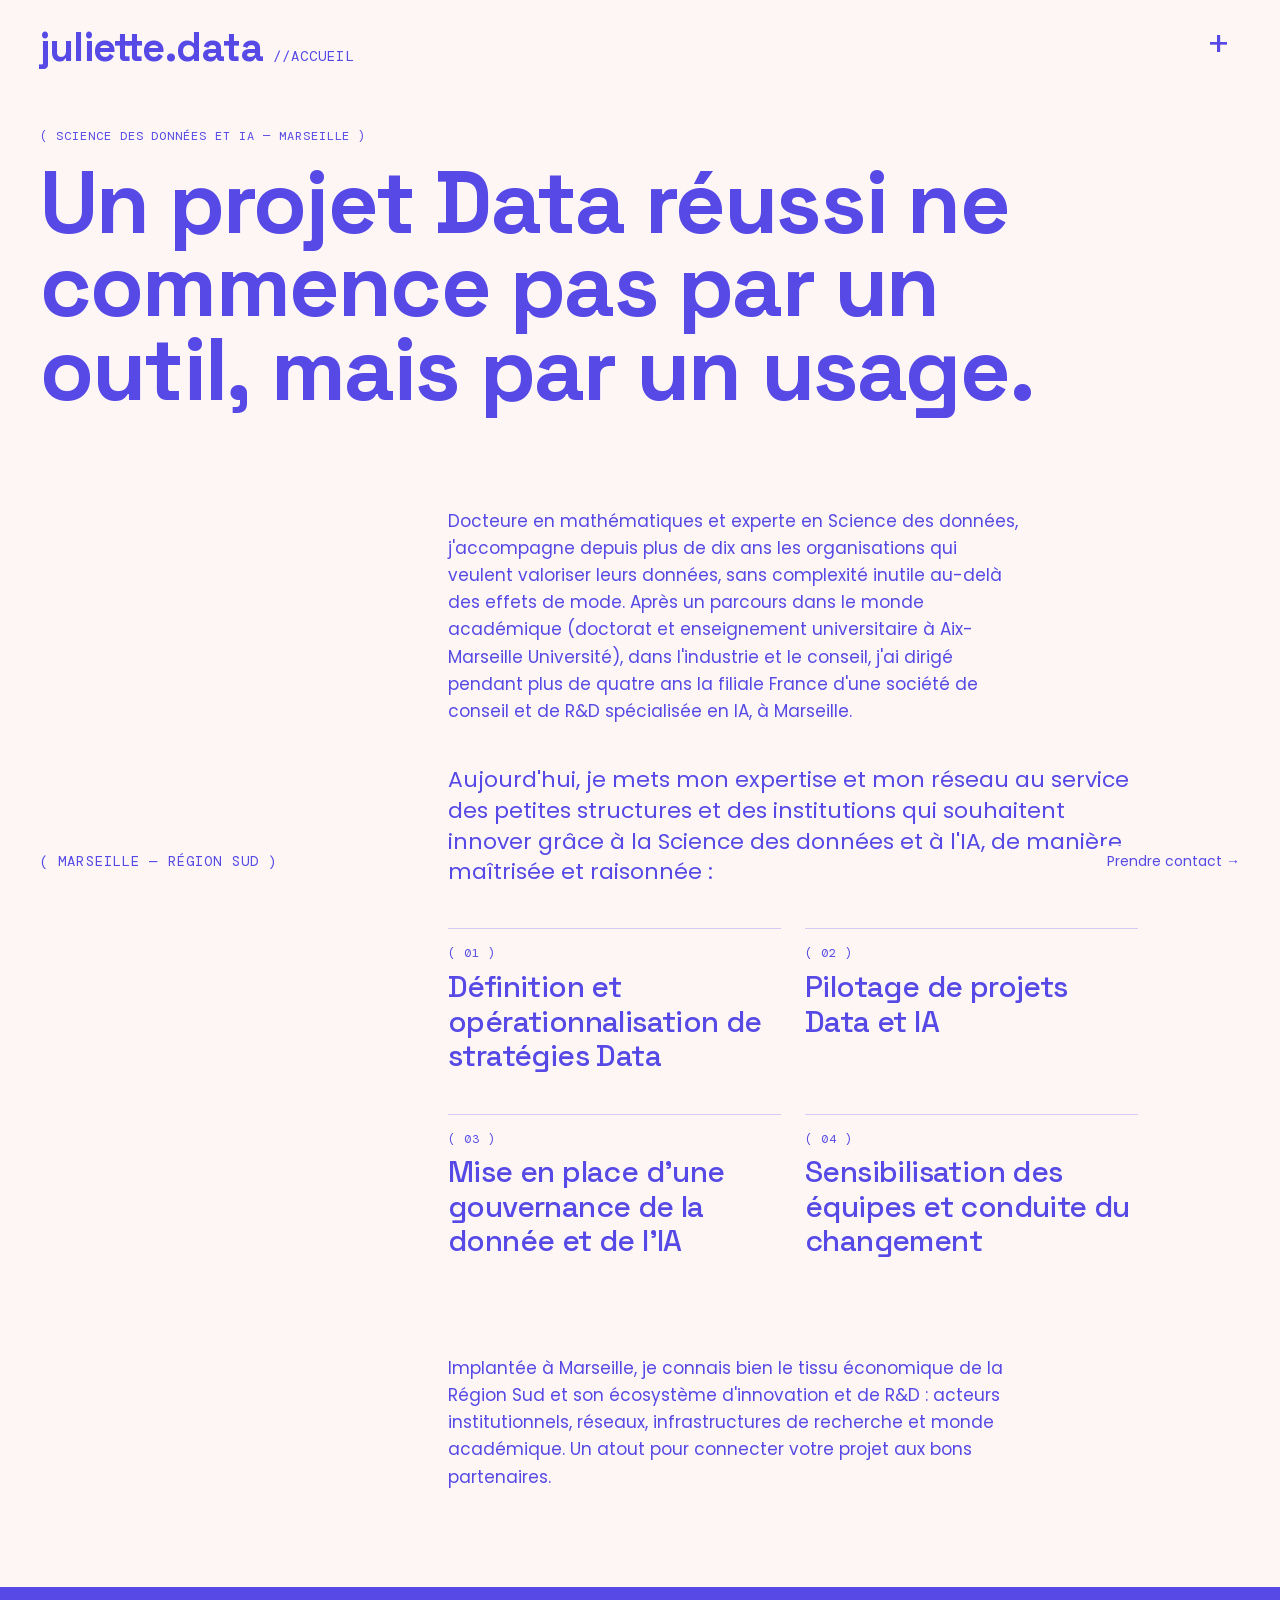
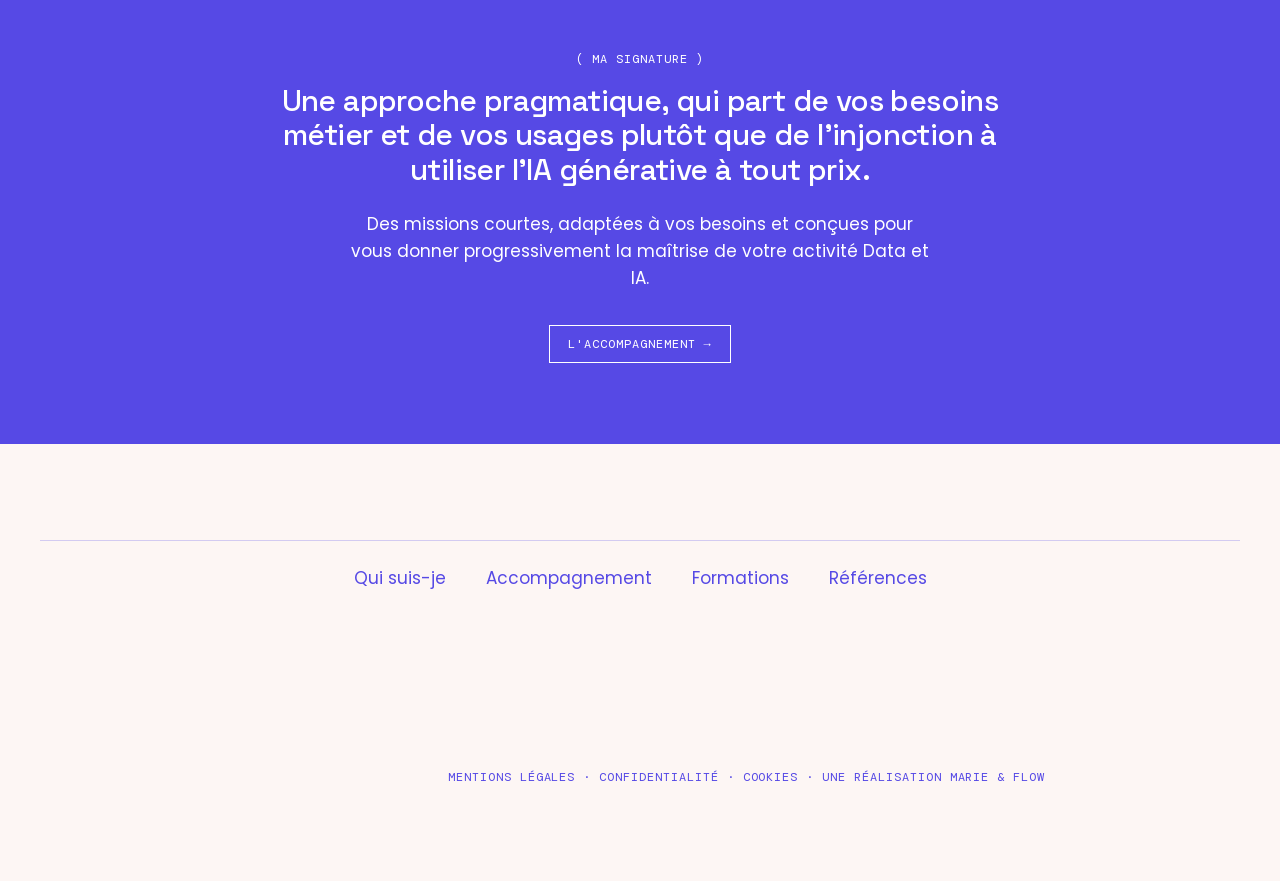
<file: index.html>
<!doctype html>
<html lang="fr">
<head>
<meta charset="utf-8">
<meta name="viewport" content="width=device-width, initial-scale=1">
<title>juliette.data — Science des données et IA, Marseille</title>
<meta name="description" content="Docteure en mathématiques et experte en Science des données, Juliette Spinnato accompagne depuis plus de dix ans les organisations qui veulent valoriser leurs données, sans complexité inutile.">
<meta property="og:title" content="juliette.data — Science des données et IA, Marseille">
<meta property="og:description" content="Docteure en mathématiques et experte en Science des données, Juliette Spinnato accompagne depuis plus de dix ans les organisations qui veulent valoriser leurs données, sans complexité inutile.">
<meta property="og:type" content="website">
<link rel="canonical" href="https://juliettedata.fr/">
<meta property="og:url" content="https://juliettedata.fr/">
<meta property="og:site_name" content="juliette.data">
<meta property="og:locale" content="fr_FR">
<script type="application/ld+json">{"@context": "https://schema.org", "@graph": [{"@type": "WebSite", "@id": "https://juliettedata.fr/#site", "url": "https://juliettedata.fr/", "name": "juliette.data", "inLanguage": "fr-FR", "publisher": {"@id": "https://juliettedata.fr/#juliette"}}, {"@type": "Person", "@id": "https://juliettedata.fr/#juliette", "name": "Juliette Spinnato", "url": "https://juliettedata.fr/", "jobTitle": "Consultante en Science des données et IA", "description": "Docteure en mathématiques, consultante indépendante en Science des données et IA à Marseille.", "address": {"@type": "PostalAddress", "addressLocality": "Marseille", "addressRegion": "Provence-Alpes-Côte d'Azur", "addressCountry": "FR"}, "knowsAbout": ["Science des données", "Intelligence artificielle", "Stratégie Data", "Gouvernance des données", "Pilotage de projets de R&D en IA"], "sameAs": ["https://www.linkedin.com/in/juliette-spinnato-a22a2292/"]}]}</script>
<link rel="icon" href="favicon.svg" type="image/svg+xml">
<link rel="stylesheet" href="styles.css">
</head>
<body>
<header>
<p class="coin hg"><a class="nom" href="./">juliette<span class="pt">.</span>data</a><span class="titre-page">//ACCUEIL</span></p>
<p class="coin hd"><button class="plus" type="button" aria-label="Menu" aria-expanded="false" aria-controls="menu">+</button></p>
<nav aria-label="Pages du site"><ul class="menu" id="menu">
<li class="actif"><a href="./" aria-current="page">Accueil</a></li>
<li><a href="qui-suis-je.html">Qui suis-je</a></li>
<li><a href="accompagnement.html">Accompagnement</a></li>
<li><a href="formations.html">Formations</a></li>
<li><a href="references.html">Références</a></li>
<li><a href="contact.html">Contact</a></li>
</ul></nav>
</header>
<main>
<div class="page">
<p class="mono et">( Science des données et IA — Marseille )</p>
<h1 class="sans affiche mots titre" style="max-width:12em"><span style="--i:0">Un</span> <span style="--i:1">projet</span> <span style="--i:2">Data</span> <span style="--i:3">réussi</span> <span style="--i:4">ne</span> <span style="--i:5">commence</span> <span style="--i:6">pas</span> <span style="--i:7">par</span> <span style="--i:8">un</span> <span style="--i:9">outil,</span> <span style="--i:10">mais</span> <span style="--i:11">par</span> <span style="--i:12">un</span> <span style="--i:13">usage<span class="pt">.</span></span></h1>
<div class="grille section">
<div class="d3">
<p class="corps">Docteure en mathématiques et experte en Science des données, j'accompagne depuis plus de dix ans les organisations qui veulent valoriser leurs données, sans complexité inutile au-delà des effets de mode. Après un parcours dans le monde académique (doctorat et enseignement universitaire à Aix-Marseille Université), dans l'industrie et le conseil, j'ai dirigé pendant plus de quatre ans la filiale France d'une société de conseil et de R&amp;D spécialisée en IA, à Marseille.</p>
<p class="chapo second" style="margin-top:40px">Aujourd'hui, je mets mon expertise et mon réseau au service des petites structures et des institutions qui souhaitent innover grâce à la Science des données et à l'IA, de manière maîtrisée et raisonnée :</p>
<div class="deux" style="margin-top:40px">
<div class="filet" style="padding-top:16px"><p class="mono">( 01 )</p><p class="sans t2" style="margin-top:8px">Définition et opérationnalisation de stratégies Data</p></div>
<div class="filet" style="padding-top:16px"><p class="mono">( 02 )</p><p class="sans t2" style="margin-top:8px">Pilotage de projets Data et IA</p></div>
<div class="filet" style="padding-top:16px"><p class="mono">( 03 )</p><p class="sans t2" style="margin-top:8px">Mise en place d’une gouvernance de la donnée et de l’IA</p></div>
<div class="filet" style="padding-top:16px"><p class="mono">( 04 )</p><p class="sans t2" style="margin-top:8px">Sensibilisation des équipes et conduite du changement</p></div>
</div>
<p class="corps" style="margin-top:96px">Implantée à Marseille, je connais bien le tissu économique de la Région Sud et son écosystème d'innovation et de R&amp;D : acteurs institutionnels, réseaux, infrastructures de recherche et monde académique. Un atout pour connecter votre projet aux bons partenaires.</p>
</div>
</div>
<div class="plein section">
<div class="grille">
<div class="d3 centre"><p class="mono et">( Ma signature )</p><p class="sans t2 titre">Une approche pragmatique, qui part de vos besoins métier et de vos usages plutôt que de l'injonction à utiliser l'IA générative à tout prix<span class="pt">.</span></p><p class="corps" style="margin-top:24px">Des missions courtes, adaptées à vos besoins et conçues pour vous donner progressivement la maîtrise de votre activité Data et IA.</p><p style="margin-top:32px"><a class="btn inverse" href="accompagnement.html">L'accompagnement →</a></p>
</div>
</div>
</div>
<div class="grille section filet" style="padding-top:24px">
<div class="d3 liens-pied" style="display:flex;gap:40px;flex-wrap:wrap">
<a class="lien" href="qui-suis-je.html">Qui suis-je</a><a class="lien" href="accompagnement.html">Accompagnement</a><a class="lien" href="formations.html">Formations</a><a class="lien" href="references.html">Références</a>
</div>
</div>
</div>

</main>
<footer>
<div class="legal"><div class="grille"><p class="d3 mono"><a class="lien" href="mentions-legales.html">Mentions légales</a> · <a class="lien" href="confidentialite.html">Confidentialité</a> · <a class="lien" href="#" data-gestion-cookies>Cookies</a> · <span style="white-space:nowrap">Une réalisation <a class="lien" href="https://marieflow.fr">Marie &amp; Flow</a></span></p></div></div>
<p class="coin bg mono">( Marseille — Région Sud )</p>
<p class="coin bd"><a class="lien" href="contact.html">Prendre contact →</a></p>
</footer>
<script src="site.js" defer></script>
<script src="consent.js" defer></script>
</body>
</html>
</file>
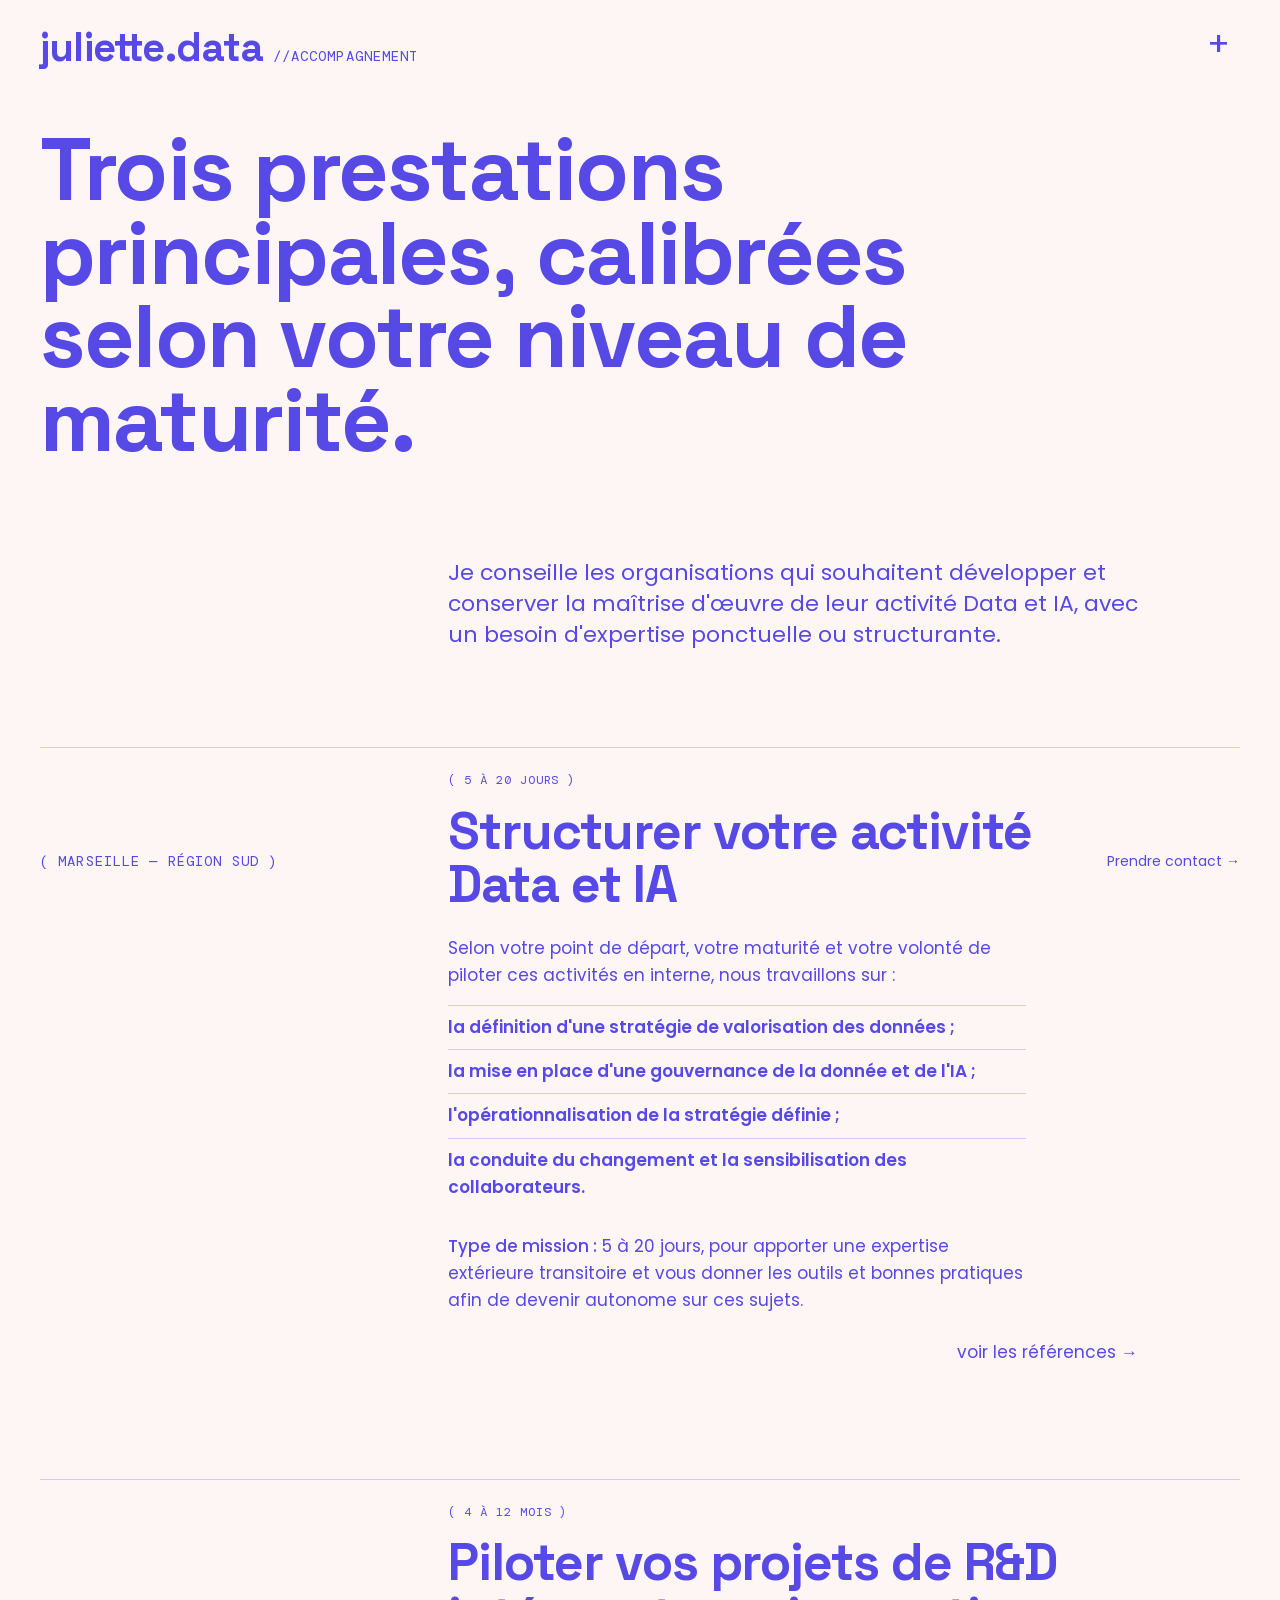
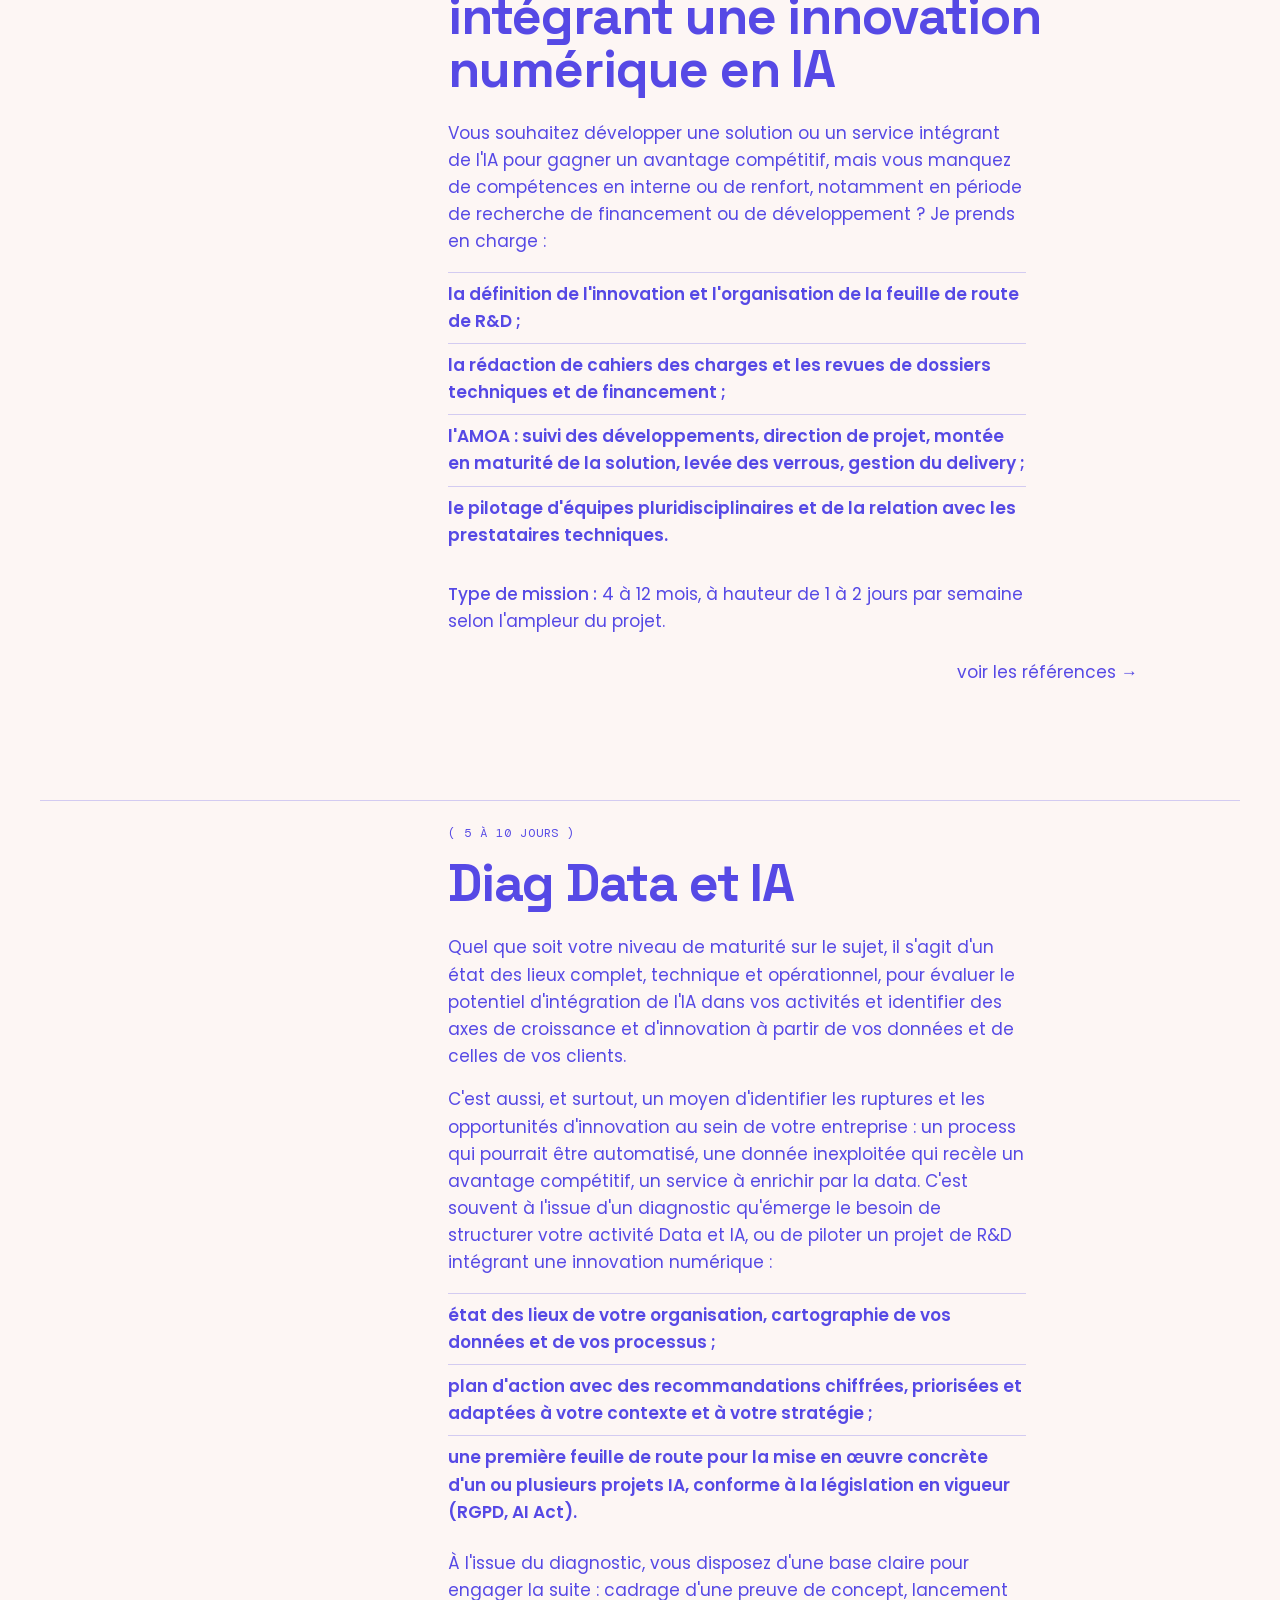
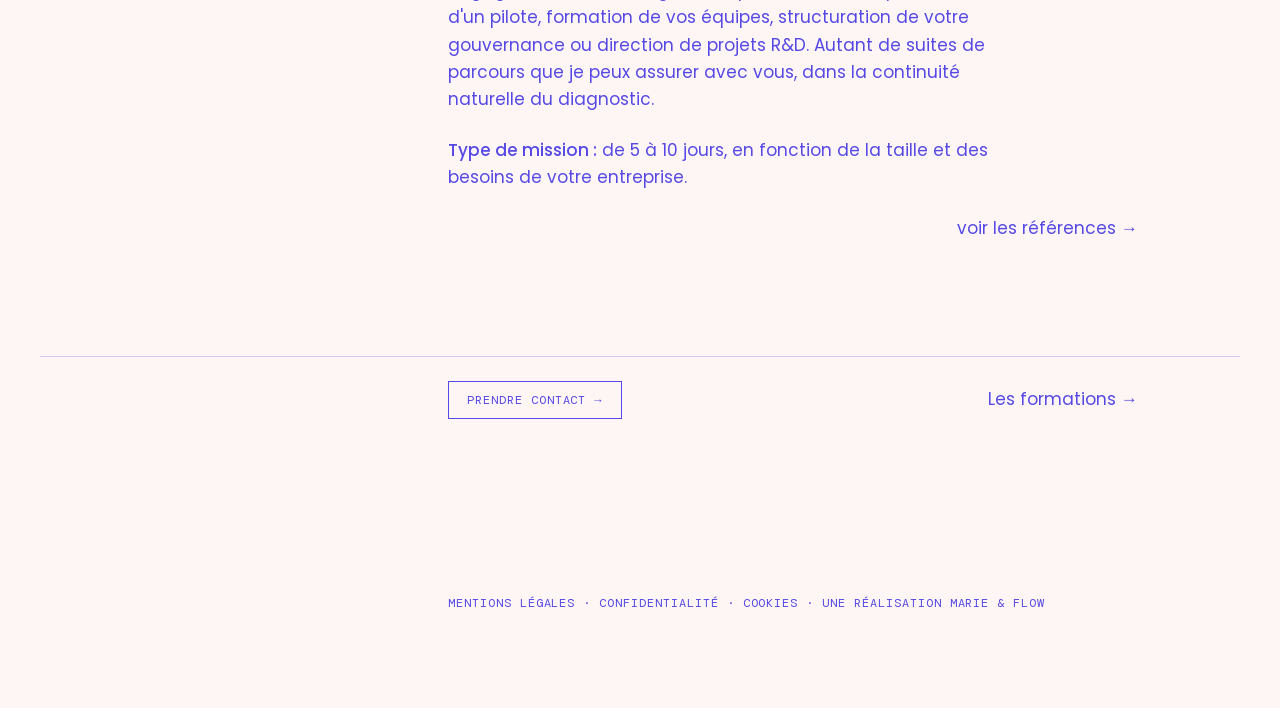
<file: accompagnement.html>
<!doctype html>
<html lang="fr">
<head>
<meta charset="utf-8">
<meta name="viewport" content="width=device-width, initial-scale=1">
<title>Accompagnement — juliette.data</title>
<meta name="description" content="Trois prestations calibrées selon votre niveau de maturité : structurer votre activité Data et IA, piloter vos projets de R&amp;D en IA, Diag Data et IA.">
<meta property="og:title" content="Accompagnement — juliette.data">
<meta property="og:description" content="Trois prestations calibrées selon votre niveau de maturité : structurer votre activité Data et IA, piloter vos projets de R&amp;D en IA, Diag Data et IA.">
<meta property="og:type" content="website">
<link rel="canonical" href="https://juliettedata.fr/accompagnement.html">
<meta property="og:url" content="https://juliettedata.fr/accompagnement.html">
<meta property="og:site_name" content="juliette.data">
<meta property="og:locale" content="fr_FR">
<link rel="icon" href="favicon.svg" type="image/svg+xml">
<link rel="stylesheet" href="styles.css">
</head>
<body>
<header>
<p class="coin hg"><a class="nom" href="./">juliette<span class="pt">.</span>data</a><span class="titre-page">//ACCOMPAGNEMENT</span></p>
<p class="coin hd"><button class="plus" type="button" aria-label="Menu" aria-expanded="false" aria-controls="menu">+</button></p>
<nav aria-label="Pages du site"><ul class="menu" id="menu">
<li><a href="./">Accueil</a></li>
<li><a href="qui-suis-je.html">Qui suis-je</a></li>
<li class="actif"><a href="accompagnement.html" aria-current="page">Accompagnement</a></li>
<li><a href="formations.html">Formations</a></li>
<li><a href="references.html">Références</a></li>
<li><a href="contact.html">Contact</a></li>
</ul></nav>
</header>
<main>
<div class="page">
<h1 class="sans affiche mots titre" style="max-width:12em"><span style="--i:0">Trois</span> <span style="--i:1">prestations</span> <span style="--i:2">principales,</span> <span style="--i:3">calibrées</span> <span style="--i:4">selon</span> <span style="--i:5">votre</span> <span style="--i:6">niveau</span> <span style="--i:7">de</span> <span style="--i:8">maturité<span class="pt">.</span></span></h1>
<div class="grille section">
<div class="d3"><p class="chapo">Je conseille les organisations qui souhaitent développer et conserver la maîtrise d'œuvre de leur activité Data et IA, avec un besoin d'expertise ponctuelle ou structurante.</p></div>
</div>

<div class="grille section filet" style="padding-top:24px">
<div class="d3">
<p class="mono et">( 5 à 20 jours )</p>
<h2 class="sans t1">Structurer votre activité Data et IA</h2>
<p class="corps" style="margin-top:24px">Selon votre point de départ, votre maturité et votre volonté de piloter ces activités en interne, nous travaillons sur :</p>
<ul class="liste corps axes" style="margin-top:16px">
<li class="filet" style="padding:8px 0">la définition d'une stratégie de valorisation des données ;</li>
<li class="filet" style="padding:8px 0">la mise en place d'une gouvernance de la donnée et de l'IA ;</li>
<li class="filet" style="padding:8px 0">l'opérationnalisation de la stratégie définie ;</li>
<li class="filet" style="padding:8px 0">la conduite du changement et la sensibilisation des collaborateurs.</li>
</ul>
<p class="corps" style="margin-top:24px"><span class="fort">Type de mission :</span> 5 à 20 jours, pour apporter une expertise extérieure transitoire et vous donner les outils et bonnes pratiques afin de devenir autonome sur ces sujets.</p>
<p style="margin-top:24px;text-align:right"><a class="lien" href="references.html#structurer">voir les références →</a></p>
</div>
</div>

<div class="grille section filet" style="padding-top:24px">
<div class="d3">
<p class="mono et">( 4 à 12 mois )</p>
<h2 class="sans t1">Piloter vos projets de R&amp;D intégrant une innovation numérique en IA</h2>
<p class="corps" style="margin-top:24px">Vous souhaitez développer une solution ou un service intégrant de l'IA pour gagner un avantage compétitif, mais vous manquez de compétences en interne ou de renfort, notamment en période de recherche de financement ou de développement ? Je prends en charge :</p>
<ul class="liste corps axes" style="margin-top:16px">
<li class="filet" style="padding:8px 0">la définition de l'innovation et l'organisation de la feuille de route de R&amp;D ;</li>
<li class="filet" style="padding:8px 0">la rédaction de cahiers des charges et les revues de dossiers techniques et de financement ;</li>
<li class="filet" style="padding:8px 0">l'AMOA : suivi des développements, direction de projet, montée en maturité de la solution, levée des verrous, gestion du delivery ;</li>
<li class="filet" style="padding:8px 0">le pilotage d'équipes pluridisciplinaires et de la relation avec les prestataires techniques.</li>
</ul>
<p class="corps" style="margin-top:24px"><span class="fort">Type de mission :</span> 4 à 12 mois, à hauteur de 1 à 2 jours par semaine selon l'ampleur du projet.</p>
<p style="margin-top:24px;text-align:right"><a class="lien" href="references.html#rd">voir les références →</a></p>
</div>
</div>

<div class="grille section filet" style="padding-top:24px">
<div class="d3">
<p class="mono et">( 5 à 10 jours )</p>
<h2 class="sans t1">Diag Data et IA</h2>
<p class="corps" style="margin-top:24px">Quel que soit votre niveau de maturité sur le sujet, il s'agit d'un état des lieux complet, technique et opérationnel, pour évaluer le potentiel d'intégration de l'IA dans vos activités et identifier des axes de croissance et d'innovation à partir de vos données et de celles de vos clients.</p>
<p class="corps" style="margin-top:16px">C'est aussi, et surtout, un moyen d'identifier les ruptures et les opportunités d'innovation au sein de votre entreprise : un process qui pourrait être automatisé, une donnée inexploitée qui recèle un avantage compétitif, un service à enrichir par la data. C'est souvent à l'issue d'un diagnostic qu'émerge le besoin de structurer votre activité Data et IA, ou de piloter un projet de R&amp;D intégrant une innovation numérique :</p>
<ul class="liste corps axes" style="margin-top:16px">
<li class="filet" style="padding:8px 0">état des lieux de votre organisation, cartographie de vos données et de vos processus ;</li>
<li class="filet" style="padding:8px 0">plan d'action avec des recommandations chiffrées, priorisées et adaptées à votre contexte et à votre stratégie ;</li>
<li class="filet" style="padding:8px 0">une première feuille de route pour la mise en œuvre concrète d'un ou plusieurs projets IA, conforme à la législation en vigueur (RGPD, AI Act).</li>
</ul>
<p class="corps" style="margin-top:16px">À l'issue du diagnostic, vous disposez d'une base claire pour engager la suite : cadrage d'une preuve de concept, lancement d'un pilote, formation de vos équipes, structuration de votre gouvernance ou direction de projets R&amp;D. Autant de suites de parcours que je peux assurer avec vous, dans la continuité naturelle du diagnostic.</p>
<p class="corps" style="margin-top:24px"><span class="fort">Type de mission :</span> de 5 à 10 jours, en fonction de la taille et des besoins de votre entreprise.</p>
<p style="margin-top:24px;text-align:right"><a class="lien" href="references.html#diag">voir les références →</a></p>
</div>
</div>

<div class="grille section filet" style="padding-top:24px">
<div class="d3 fin"><a class="btn" href="contact.html">Prendre contact →</a><a class="lien" href="formations.html">Les formations →</a></div>
</div>
</div>

</main>
<footer>
<div class="legal"><div class="grille"><p class="d3 mono"><a class="lien" href="mentions-legales.html">Mentions légales</a> · <a class="lien" href="confidentialite.html">Confidentialité</a> · <a class="lien" href="#" data-gestion-cookies>Cookies</a> · <span style="white-space:nowrap">Une réalisation <a class="lien" href="https://marieflow.fr">Marie &amp; Flow</a></span></p></div></div>
<p class="coin bg mono">( Marseille — Région Sud )</p>
<p class="coin bd"><a class="lien" href="contact.html">Prendre contact →</a></p>
</footer>
<script src="site.js" defer></script>
<script src="consent.js" defer></script>
</body>
</html>
</file>
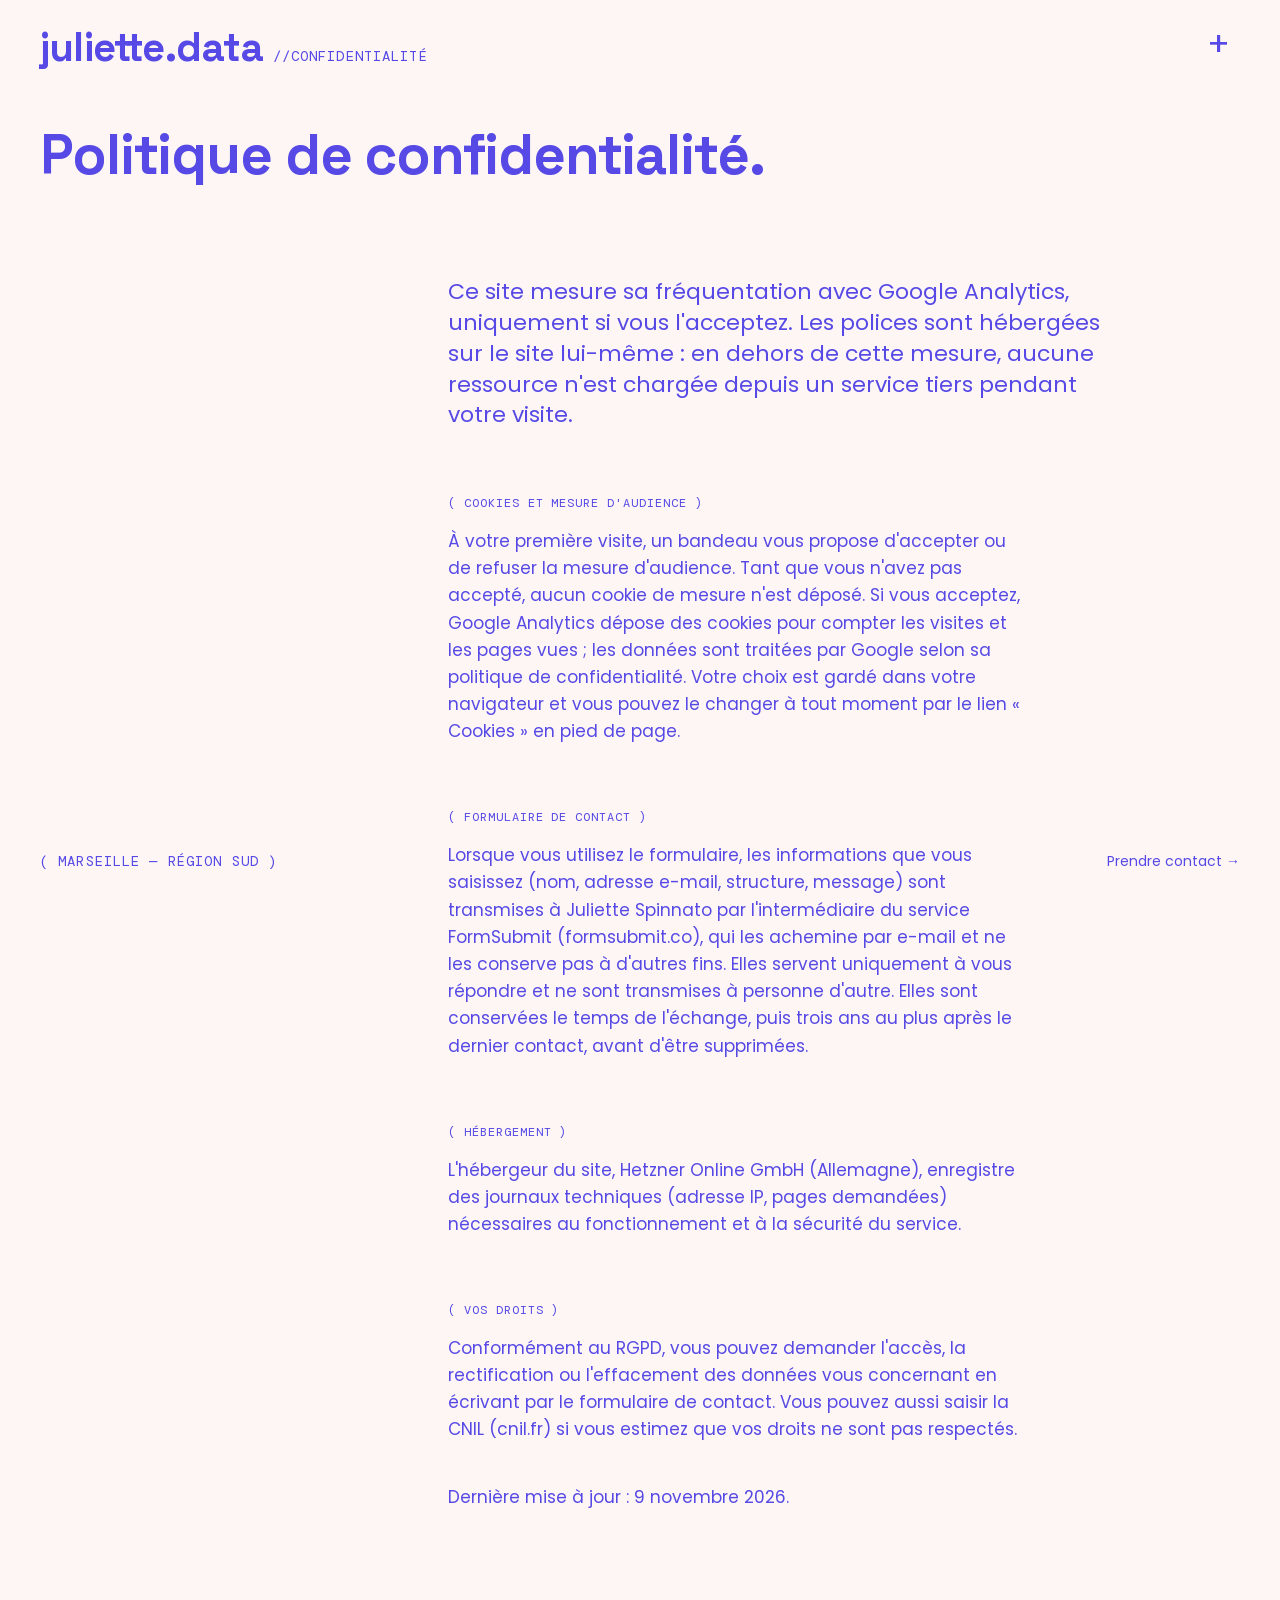
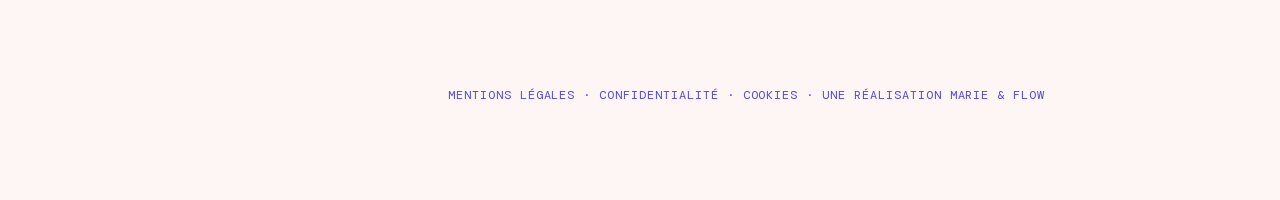
<file: confidentialite.html>
<!doctype html>
<html lang="fr">
<head>
<meta charset="utf-8">
<meta name="viewport" content="width=device-width, initial-scale=1">
<title>Politique de confidentialité — juliette.data</title>
<meta name="description" content="Ce que le site juliette.data collecte : une mesure d&#x27;audience Google Analytics, seulement avec votre accord, et les messages du formulaire de contact.">
<meta property="og:title" content="Politique de confidentialité — juliette.data">
<meta property="og:description" content="Ce que le site juliette.data collecte : une mesure d&#x27;audience Google Analytics, seulement avec votre accord, et les messages du formulaire de contact.">
<meta property="og:type" content="website">
<link rel="canonical" href="https://juliettedata.fr/confidentialite.html">
<meta property="og:url" content="https://juliettedata.fr/confidentialite.html">
<meta property="og:site_name" content="juliette.data">
<meta property="og:locale" content="fr_FR">
<link rel="icon" href="favicon.svg" type="image/svg+xml">
<link rel="stylesheet" href="styles.css">
</head>
<body>
<header>
<p class="coin hg"><a class="nom" href="./">juliette<span class="pt">.</span>data</a><span class="titre-page">//CONFIDENTIALITÉ</span></p>
<p class="coin hd"><button class="plus" type="button" aria-label="Menu" aria-expanded="false" aria-controls="menu">+</button></p>
<nav aria-label="Pages du site"><ul class="menu" id="menu">
<li><a href="./">Accueil</a></li>
<li><a href="qui-suis-je.html">Qui suis-je</a></li>
<li><a href="accompagnement.html">Accompagnement</a></li>
<li><a href="formations.html">Formations</a></li>
<li><a href="references.html">Références</a></li>
<li><a href="contact.html">Contact</a></li>
</ul></nav>
</header>
<main>
<div class="page">
<h1 class="sans affiche titre moyen"><span>Politique</span> <span>de</span> <span>confidentialité<span class="pt">.</span></span></h1>
<div class="grille section"><div class="d3">
<p class="chapo">Ce site mesure sa fréquentation avec Google Analytics, uniquement si vous l'acceptez. Les polices sont hébergées sur le site lui-même : en dehors de cette mesure, aucune ressource n'est chargée depuis un service tiers pendant votre visite.</p>
<p class="mono et" style="margin-top:64px">( Cookies et mesure d'audience )</p>
<p class="corps">À votre première visite, un bandeau vous propose d'accepter ou de refuser la mesure d'audience. Tant que vous n'avez pas accepté, aucun cookie de mesure n'est déposé. Si vous acceptez, Google Analytics dépose des cookies pour compter les visites et les pages vues ; les données sont traitées par Google selon sa politique de confidentialité. Votre choix est gardé dans votre navigateur et vous pouvez le changer à tout moment par le lien « Cookies » en pied de page.</p>
<p class="mono et" style="margin-top:64px">( Formulaire de contact )</p>
<p class="corps">Lorsque vous utilisez le formulaire, les informations que vous saisissez (nom, adresse e-mail, structure, message) sont transmises à Juliette Spinnato par l'intermédiaire du service FormSubmit (formsubmit.co), qui les achemine par e-mail et ne les conserve pas à d'autres fins. Elles servent uniquement à vous répondre et ne sont transmises à personne d'autre. Elles sont conservées le temps de l'échange, puis trois ans au plus après le dernier contact, avant d'être supprimées.</p>
<p class="mono et" style="margin-top:64px">( Hébergement )</p>
<p class="corps">L'hébergeur du site, Hetzner Online GmbH (Allemagne), enregistre des journaux techniques (adresse IP, pages demandées) nécessaires au fonctionnement et à la sécurité du service.</p>
<p class="mono et" style="margin-top:64px">( Vos droits )</p>
<p class="corps">Conformément au RGPD, vous pouvez demander l'accès, la rectification ou l'effacement des données vous concernant en écrivant par le <a class="lien" href="contact.html">formulaire de contact</a>. Vous pouvez aussi saisir la CNIL (cnil.fr) si vous estimez que vos droits ne sont pas respectés.</p>
<p class="corps" style="margin-top:40px">Dernière mise à jour : 9 novembre 2026.</p>
</div></div>
</div>
</main>
<footer>
<div class="legal"><div class="grille"><p class="d3 mono"><a class="lien" href="mentions-legales.html">Mentions légales</a> · <a class="lien" href="confidentialite.html">Confidentialité</a> · <a class="lien" href="#" data-gestion-cookies>Cookies</a> · <span style="white-space:nowrap">Une réalisation <a class="lien" href="https://marieflow.fr">Marie &amp; Flow</a></span></p></div></div>
<p class="coin bg mono">( Marseille — Région Sud )</p>
<p class="coin bd"><a class="lien" href="contact.html">Prendre contact →</a></p>
</footer>
<script src="site.js" defer></script>
<script src="consent.js" defer></script>
</body>
</html>
</file>
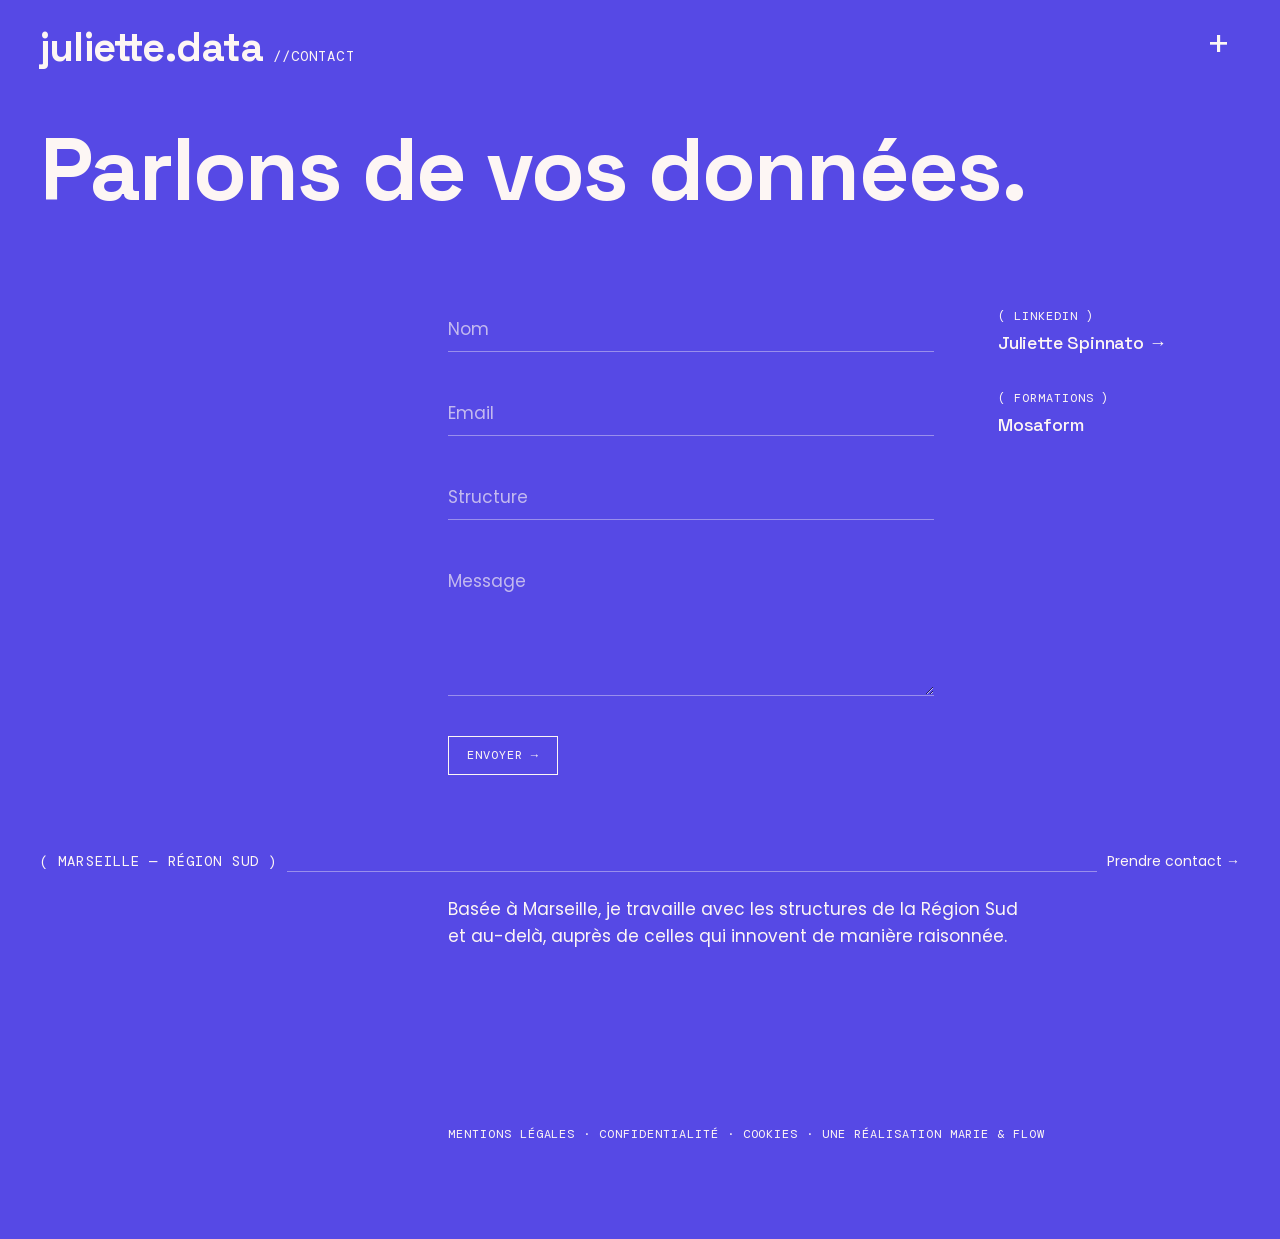
<file: contact.html>
<!doctype html>
<html lang="fr">
<head>
<meta charset="utf-8">
<meta name="viewport" content="width=device-width, initial-scale=1">
<title>Contact — juliette.data</title>
<meta name="description" content="Écrire à Juliette Spinnato, consultante en Science des données et IA à Marseille.">
<meta property="og:title" content="Contact — juliette.data">
<meta property="og:description" content="Écrire à Juliette Spinnato, consultante en Science des données et IA à Marseille.">
<meta property="og:type" content="website">
<link rel="canonical" href="https://juliettedata.fr/contact.html">
<meta property="og:url" content="https://juliettedata.fr/contact.html">
<meta property="og:site_name" content="juliette.data">
<meta property="og:locale" content="fr_FR">
<link rel="icon" href="favicon.svg" type="image/svg+xml">
<link rel="stylesheet" href="styles.css">
<style>html{background:#5649e5}</style>
</head>
<body class="inverse">
<header>
<p class="coin hg"><a class="nom" href="./">juliette<span class="pt">.</span>data</a><span class="titre-page">//CONTACT</span></p>
<p class="coin hd"><button class="plus" type="button" aria-label="Menu" aria-expanded="false" aria-controls="menu">+</button></p>
<nav aria-label="Pages du site"><ul class="menu" id="menu">
<li><a href="./">Accueil</a></li>
<li><a href="qui-suis-je.html">Qui suis-je</a></li>
<li><a href="accompagnement.html">Accompagnement</a></li>
<li><a href="formations.html">Formations</a></li>
<li><a href="references.html">Références</a></li>
<li class="actif"><a href="contact.html" aria-current="page">Contact</a></li>
</ul></nav>
</header>
<main>
<div class="page">
<h1 class="sans affiche mots titre" style="max-width:12em"><span style="--i:0">Parlons</span> <span style="--i:1">de</span> <span style="--i:2">vos</span> <span style="--i:3">données<span class="pt">.</span></span></h1>
<div class="grille section">
<div class="d4c">
<form class="formulaire" action="https://formsubmit.co/juliette.data@pm.me" method="POST">
<input type="hidden" name="_subject" value="Message depuis juliette.data">
<input type="hidden" name="_next" value="https://juliettedata.fr/merci.html">
<input type="text" name="_honey" style="display:none" tabindex="-1" autocomplete="off">
<div class="champ"><label class="sr" for="nom">Nom</label><input id="nom" name="nom" type="text" required autocomplete="name" placeholder="Nom"></div>
<div class="champ"><label class="sr" for="email">Email</label><input id="email" name="email" type="email" required autocomplete="email" placeholder="Email"></div>
<div class="champ"><label class="sr" for="structure">Structure</label><input id="structure" name="structure" type="text" autocomplete="organization" placeholder="Structure"></div>
<div class="champ"><label class="sr" for="message">Message</label><textarea id="message" name="message" required placeholder="Message"></textarea></div>
<div><button class="btn" type="submit">Envoyer →</button></div>
</form>
</div>
<div class="d10 coordonnees decale">
<div><p class="mono">( LinkedIn )</p><a class="lien" href="https://www.linkedin.com/in/juliette-spinnato-a22a2292/">Juliette Spinnato →</a></div>
<div><p class="mono">( Formations )</p><span class="v">Mosaform</span></div>
</div>
</div>
<div class="grille section filet" style="padding-top:24px">
<div class="d3"><p class="corps">Basée à Marseille, je travaille avec les structures de la Région Sud et au-delà, auprès de celles qui innovent de manière raisonnée.</p></div>
</div>
</div>

</main>
<footer>
<div class="legal"><div class="grille"><p class="d3 mono"><a class="lien" href="mentions-legales.html">Mentions légales</a> · <a class="lien" href="confidentialite.html">Confidentialité</a> · <a class="lien" href="#" data-gestion-cookies>Cookies</a> · <span style="white-space:nowrap">Une réalisation <a class="lien" href="https://marieflow.fr">Marie &amp; Flow</a></span></p></div></div>
<p class="coin bg mono">( Marseille — Région Sud )</p>
<p class="coin bd"><a class="lien" href="contact.html">Prendre contact →</a></p>
</footer>
<script src="site.js" defer></script>
<script src="consent.js" defer></script>
</body>
</html>
</file>
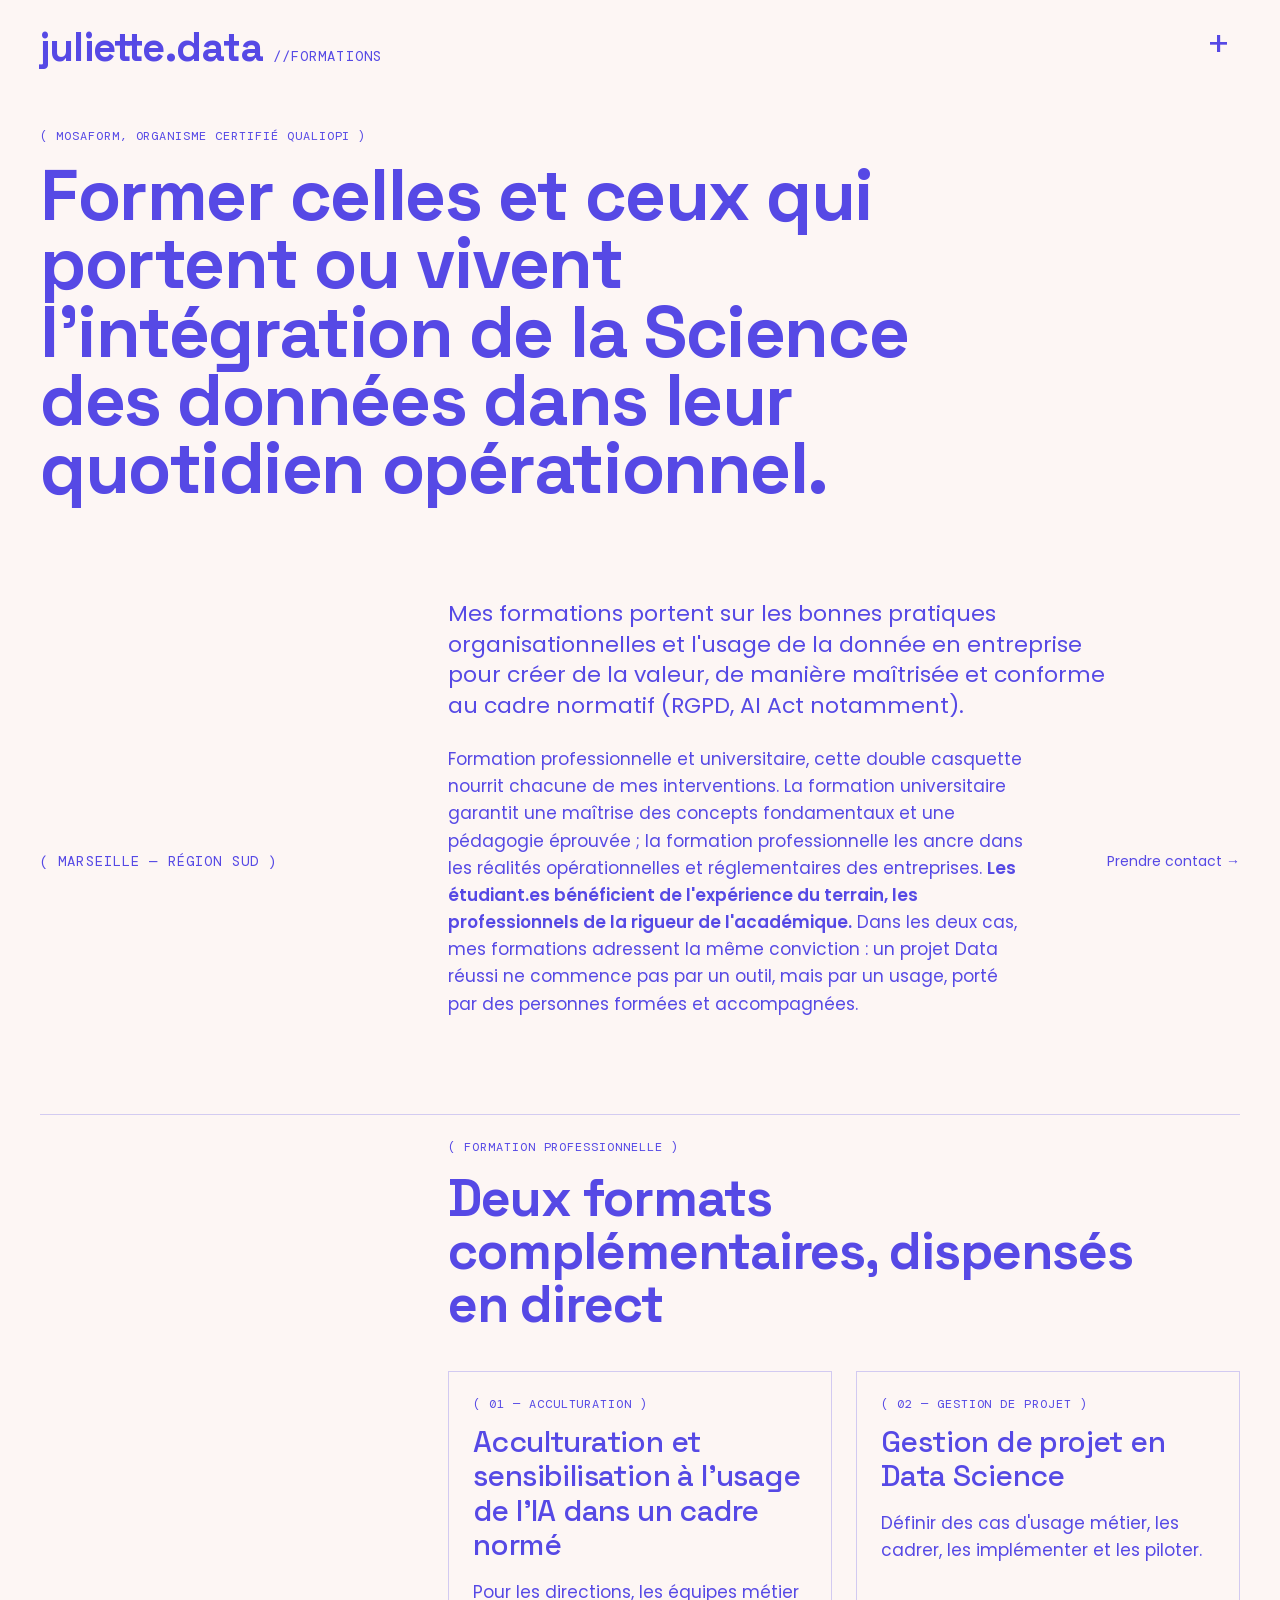
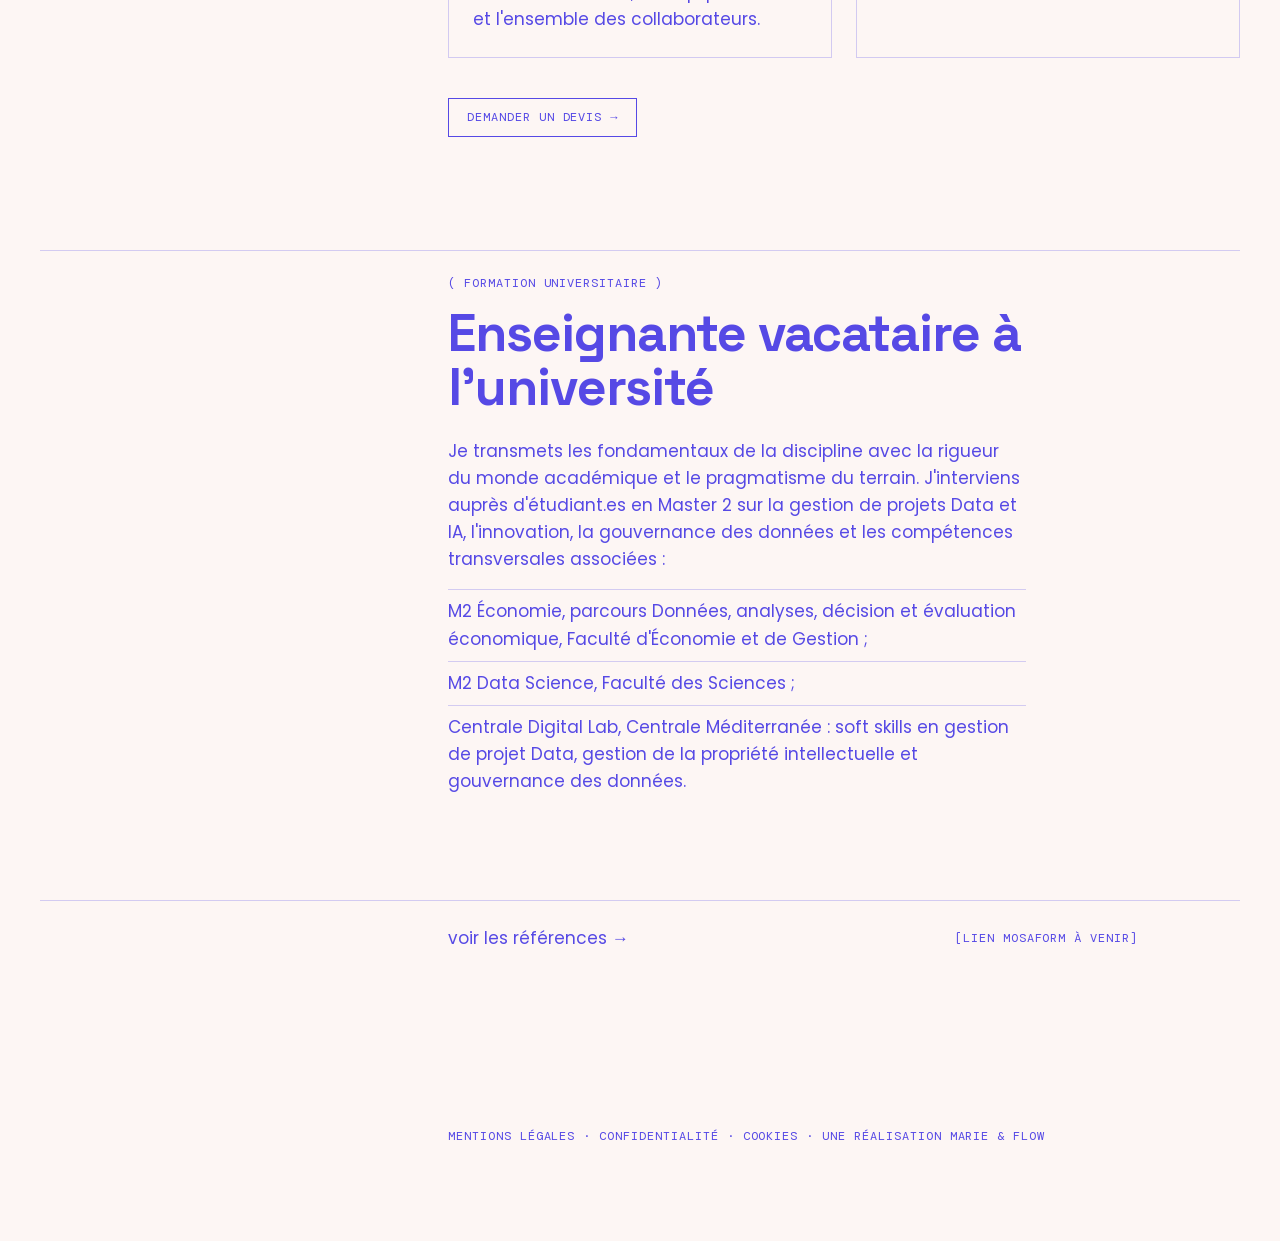
<file: formations.html>
<!doctype html>
<html lang="fr">
<head>
<meta charset="utf-8">
<meta name="viewport" content="width=device-width, initial-scale=1">
<title>Formations — juliette.data</title>
<meta name="description" content="Formation professionnelle (Mosaform, certifié Qualiopi) et universitaire : acculturation à l&#x27;IA dans un cadre normé, gestion de projet en Data Science.">
<meta property="og:title" content="Formations — juliette.data">
<meta property="og:description" content="Formation professionnelle (Mosaform, certifié Qualiopi) et universitaire : acculturation à l&#x27;IA dans un cadre normé, gestion de projet en Data Science.">
<meta property="og:type" content="website">
<link rel="canonical" href="https://juliettedata.fr/formations.html">
<meta property="og:url" content="https://juliettedata.fr/formations.html">
<meta property="og:site_name" content="juliette.data">
<meta property="og:locale" content="fr_FR">
<link rel="icon" href="favicon.svg" type="image/svg+xml">
<link rel="stylesheet" href="styles.css">
</head>
<body>
<header>
<p class="coin hg"><a class="nom" href="./">juliette<span class="pt">.</span>data</a><span class="titre-page">//FORMATIONS</span></p>
<p class="coin hd"><button class="plus" type="button" aria-label="Menu" aria-expanded="false" aria-controls="menu">+</button></p>
<nav aria-label="Pages du site"><ul class="menu" id="menu">
<li><a href="./">Accueil</a></li>
<li><a href="qui-suis-je.html">Qui suis-je</a></li>
<li><a href="accompagnement.html">Accompagnement</a></li>
<li class="actif"><a href="formations.html" aria-current="page">Formations</a></li>
<li><a href="references.html">Références</a></li>
<li><a href="contact.html">Contact</a></li>
</ul></nav>
</header>
<main>
<div class="page">
<p class="mono et">( Mosaform, organisme certifié Qualiopi )</p>
<h1 class="sans affiche mots titre long" style="max-width:13em"><span style="--i:0">Former</span> <span style="--i:1">celles</span> <span style="--i:2">et</span> <span style="--i:3">ceux</span> <span style="--i:4">qui</span> <span style="--i:5">portent</span> <span style="--i:6">ou</span> <span style="--i:7">vivent</span> <span style="--i:8">l'intégration</span> <span style="--i:9">de</span> <span style="--i:10">la</span> <span style="--i:11">Science</span> <span style="--i:12">des</span> <span style="--i:13">données</span> <span style="--i:14">dans</span> <span style="--i:15">leur</span> <span style="--i:16">quotidien</span> <span style="--i:17">opérationnel<span class="pt">.</span></span></h1>
<div class="grille section">
<div class="d3">
<p class="chapo">Mes formations portent sur les bonnes pratiques organisationnelles et l'usage de la donnée en entreprise pour créer de la valeur, de manière maîtrisée et conforme au cadre normatif (RGPD, AI Act notamment).</p>
<p class="corps" style="margin-top:24px">Formation professionnelle et universitaire, cette double casquette nourrit chacune de mes interventions. La formation universitaire garantit une maîtrise des concepts fondamentaux et une pédagogie éprouvée ; la formation professionnelle les ancre dans les réalités opérationnelles et réglementaires des entreprises. <strong>Les étudiant.es bénéficient de l'expérience du terrain, les professionnels de la rigueur de l'académique.</strong> Dans les deux cas, mes formations adressent la même conviction : un projet Data réussi ne commence pas par un outil, mais par un usage, porté par des personnes formées et accompagnées.</p>
</div>
</div>

<div class="grille section filet" style="padding-top:24px">
<div class="d9">
<p class="mono et">( Formation professionnelle )</p>
<h2 class="sans t1" style="max-width:14em">Deux formats complémentaires, dispensés en direct</h2>
<div class="deux" style="margin-top:40px;gap:24px">
<div class="carte"><p class="mono">( 01 — Acculturation )</p><p class="sans t2 titre" style="margin-top:12px">Acculturation et sensibilisation à l'usage de l'IA dans un cadre normé</p><p class="corps" style="margin-top:16px">Pour les directions, les équipes métier et l'ensemble des collaborateurs<span class="pt">.</span></p></div>
<div class="carte"><p class="mono">( 02 — Gestion de projet )</p><p class="sans t2 titre" style="margin-top:12px">Gestion de projet en Data Science</p><p class="corps" style="margin-top:16px">Définir des cas d'usage métier, les cadrer, les implémenter et les piloter<span class="pt">.</span></p></div>
</div>
<p style="margin-top:40px"><a class="btn" href="contact.html">Demander un devis →</a></p>
</div>
</div>

<div class="grille section filet" style="padding-top:24px">
<div class="d3">
<p class="mono et">( Formation universitaire )</p>
<h2 class="sans t1">Enseignante vacataire à l'université</h2>
<p class="corps" style="margin-top:24px">Je transmets les fondamentaux de la discipline avec la rigueur du monde académique et le pragmatisme du terrain. J'interviens auprès d'étudiant.es en Master 2 sur la gestion de projets Data et IA, l'innovation, la gouvernance des données et les compétences transversales associées :</p>
<ul class="liste corps" style="margin-top:16px">
<li class="filet" style="padding:8px 0">M2 Économie, parcours Données, analyses, décision et évaluation économique, Faculté d'Économie et de Gestion ;</li>
<li class="filet" style="padding:8px 0">M2 Data Science, Faculté des Sciences ;</li>
<li class="filet" style="padding:8px 0">Centrale Digital Lab, Centrale Méditerranée : soft skills en gestion de projet Data, gestion de la propriété intellectuelle et gouvernance des données.</li>
</ul>
</div>
</div>

<div class="grille section filet" style="padding-top:24px">
<div class="d3 fin"><a class="lien" href="references.html">voir les références →</a><span class="mono">[lien Mosaform à venir]</span></div>
</div>
</div>

</main>
<footer>
<div class="legal"><div class="grille"><p class="d3 mono"><a class="lien" href="mentions-legales.html">Mentions légales</a> · <a class="lien" href="confidentialite.html">Confidentialité</a> · <a class="lien" href="#" data-gestion-cookies>Cookies</a> · <span style="white-space:nowrap">Une réalisation <a class="lien" href="https://marieflow.fr">Marie &amp; Flow</a></span></p></div></div>
<p class="coin bg mono">( Marseille — Région Sud )</p>
<p class="coin bd"><a class="lien" href="contact.html">Prendre contact →</a></p>
</footer>
<script src="site.js" defer></script>
<script src="consent.js" defer></script>
</body>
</html>
</file>
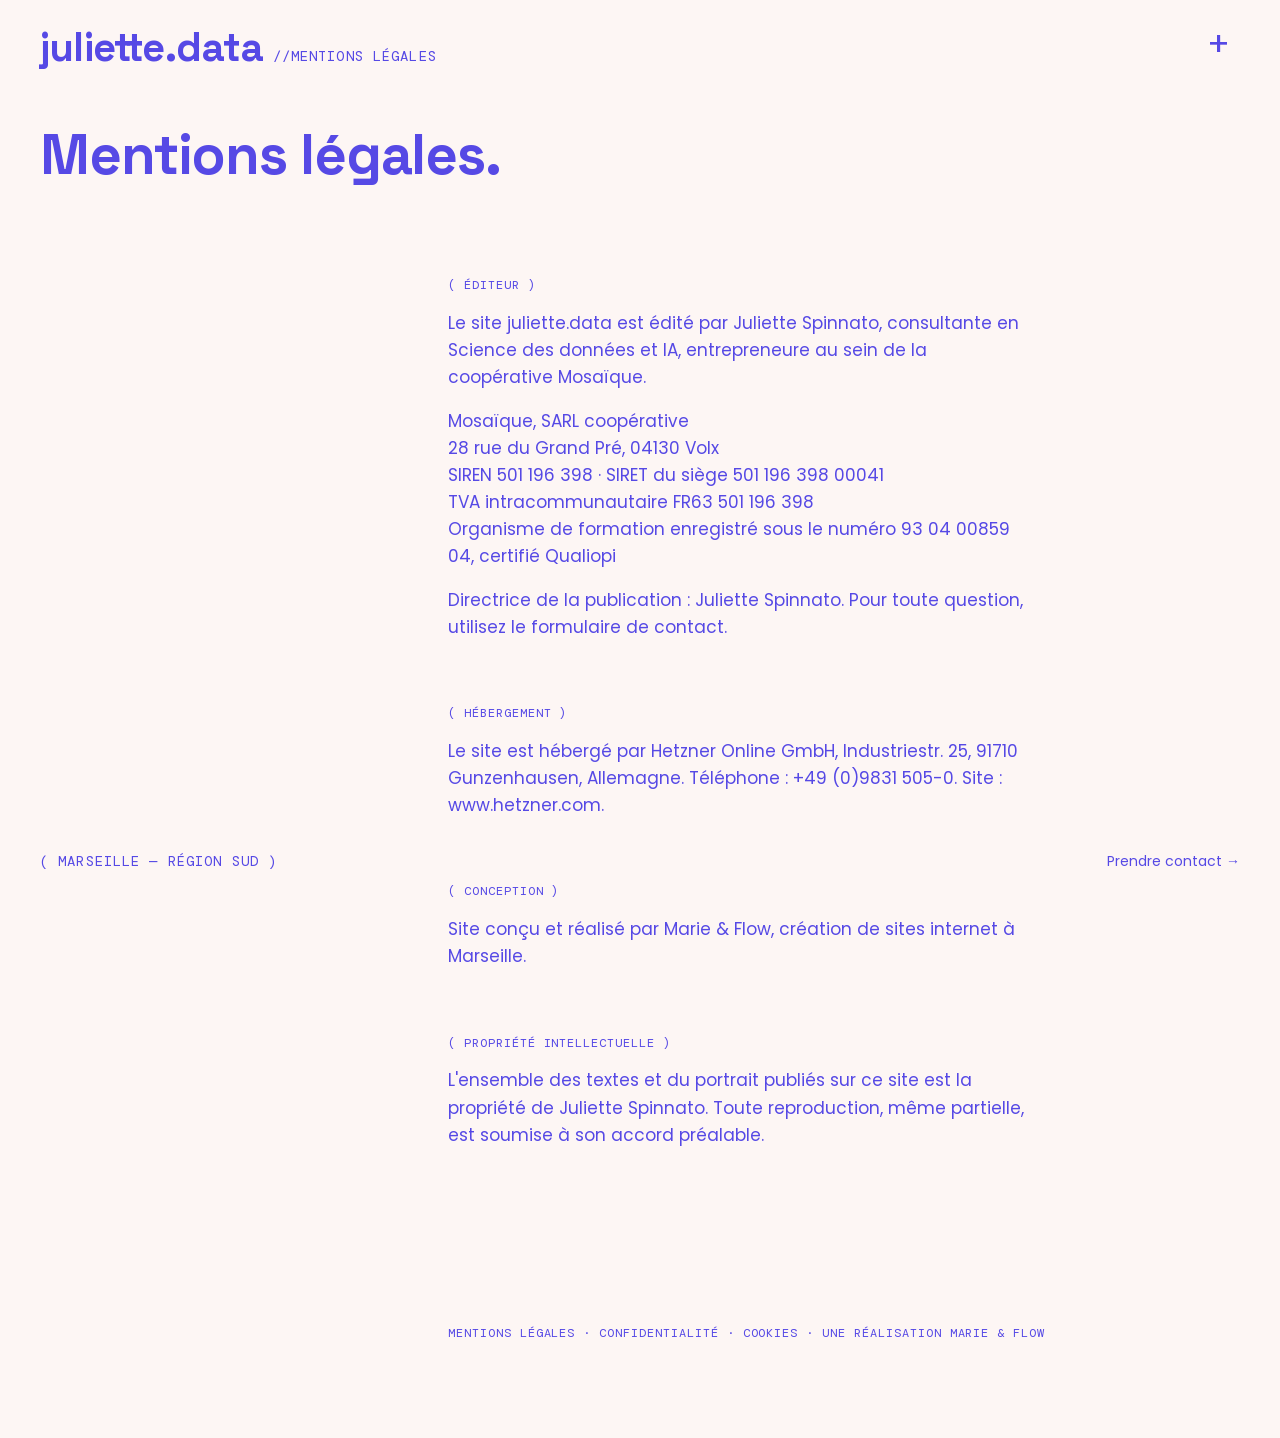
<file: mentions-legales.html>
<!doctype html>
<html lang="fr">
<head>
<meta charset="utf-8">
<meta name="viewport" content="width=device-width, initial-scale=1">
<title>Mentions légales — juliette.data</title>
<meta name="description" content="Éditeur, hébergeur et propriété intellectuelle du site juliette.data.">
<meta property="og:title" content="Mentions légales — juliette.data">
<meta property="og:description" content="Éditeur, hébergeur et propriété intellectuelle du site juliette.data.">
<meta property="og:type" content="website">
<link rel="canonical" href="https://juliettedata.fr/mentions-legales.html">
<meta property="og:url" content="https://juliettedata.fr/mentions-legales.html">
<meta property="og:site_name" content="juliette.data">
<meta property="og:locale" content="fr_FR">
<link rel="icon" href="favicon.svg" type="image/svg+xml">
<link rel="stylesheet" href="styles.css">
</head>
<body>
<header>
<p class="coin hg"><a class="nom" href="./">juliette<span class="pt">.</span>data</a><span class="titre-page">//MENTIONS LÉGALES</span></p>
<p class="coin hd"><button class="plus" type="button" aria-label="Menu" aria-expanded="false" aria-controls="menu">+</button></p>
<nav aria-label="Pages du site"><ul class="menu" id="menu">
<li><a href="./">Accueil</a></li>
<li><a href="qui-suis-je.html">Qui suis-je</a></li>
<li><a href="accompagnement.html">Accompagnement</a></li>
<li><a href="formations.html">Formations</a></li>
<li><a href="references.html">Références</a></li>
<li><a href="contact.html">Contact</a></li>
</ul></nav>
</header>
<main>
<div class="page">
<h1 class="sans affiche titre moyen"><span>Mentions</span> <span>légales<span class="pt">.</span></span></h1>
<div class="grille section"><div class="d3">
<p class="mono et">( Éditeur )</p>
<p class="corps">Le site juliette.data est édité par Juliette Spinnato, consultante en Science des données et IA, entrepreneure au sein de la coopérative Mosaïque.</p>
<p class="corps" style="margin-top:16px">Mosaïque, SARL coopérative<br>28 rue du Grand Pré, 04130 Volx<br>SIREN 501 196 398 · SIRET du siège 501 196 398 00041<br>TVA intracommunautaire FR63 501 196 398<br>Organisme de formation enregistré sous le numéro 93 04 00859 04, certifié Qualiopi</p>
<p class="corps" style="margin-top:16px">Directrice de la publication : Juliette Spinnato. Pour toute question, utilisez le <a class="lien" href="contact.html">formulaire de contact</a>.</p>
<p class="mono et" style="margin-top:64px">( Hébergement )</p>
<p class="corps">Le site est hébergé par Hetzner Online GmbH, Industriestr. 25, 91710 Gunzenhausen, Allemagne. Téléphone : +49 (0)9831 505-0. Site : <a class="lien" href="https://www.hetzner.com" rel="noopener">www.hetzner.com</a>.</p>
<p class="mono et" style="margin-top:64px">( Conception )</p>
<p class="corps">Site conçu et réalisé par <a class="lien" href="https://marieflow.fr">Marie &amp; Flow</a>, création de sites internet à Marseille.</p>
<p class="mono et" style="margin-top:64px">( Propriété intellectuelle )</p>
<p class="corps">L'ensemble des textes et du portrait publiés sur ce site est la propriété de Juliette Spinnato. Toute reproduction, même partielle, est soumise à son accord préalable.</p>
</div></div>
</div>
</main>
<footer>
<div class="legal"><div class="grille"><p class="d3 mono"><a class="lien" href="mentions-legales.html">Mentions légales</a> · <a class="lien" href="confidentialite.html">Confidentialité</a> · <a class="lien" href="#" data-gestion-cookies>Cookies</a> · <span style="white-space:nowrap">Une réalisation <a class="lien" href="https://marieflow.fr">Marie &amp; Flow</a></span></p></div></div>
<p class="coin bg mono">( Marseille — Région Sud )</p>
<p class="coin bd"><a class="lien" href="contact.html">Prendre contact →</a></p>
</footer>
<script src="site.js" defer></script>
<script src="consent.js" defer></script>
</body>
</html>
</file>
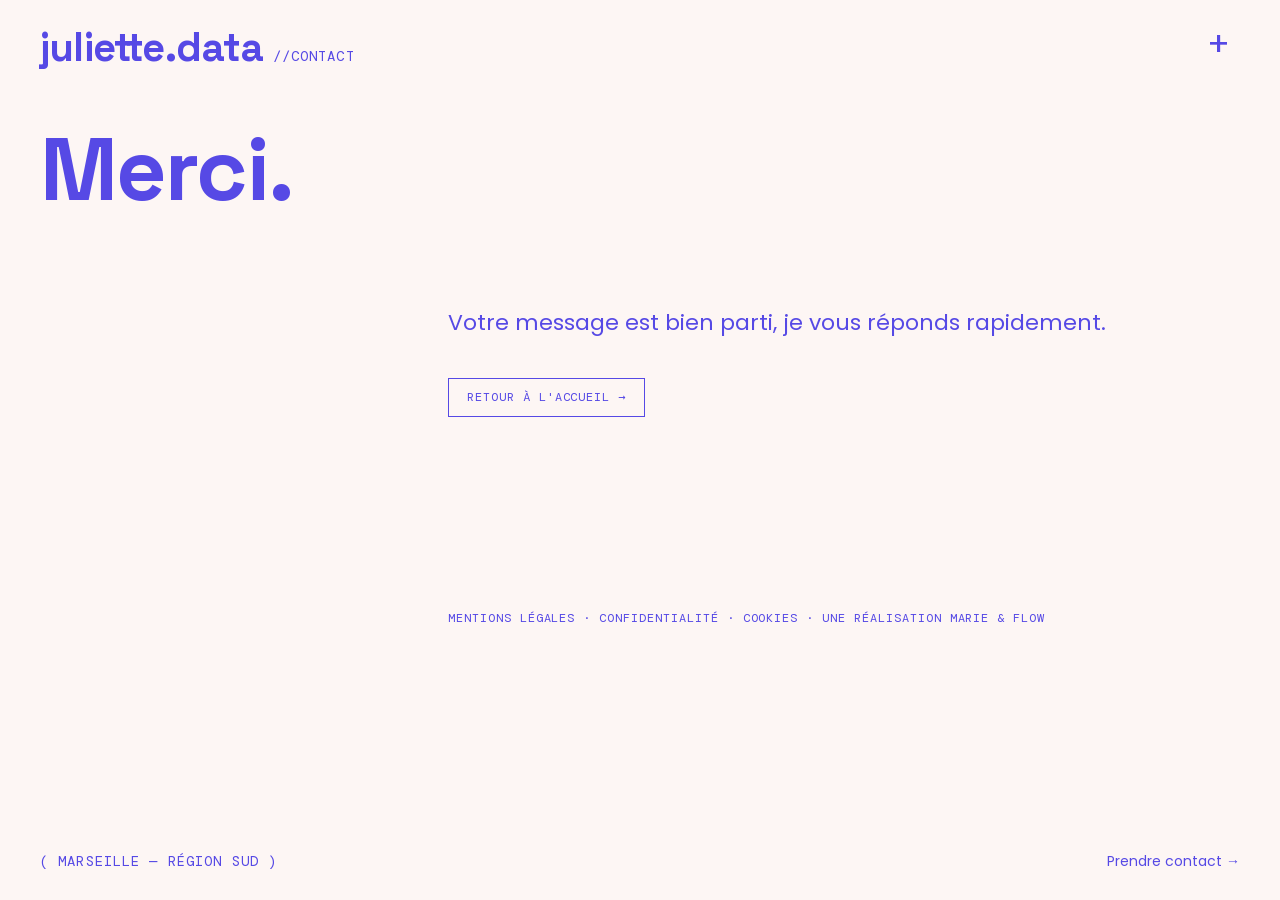
<file: merci.html>
<!doctype html>
<html lang="fr">
<head>
<meta charset="utf-8">
<meta name="viewport" content="width=device-width, initial-scale=1">
<title>Message envoyé — juliette.data</title>
<meta name="description" content="Votre message est bien parti.">
<meta name="robots" content="noindex">
<meta property="og:title" content="Message envoyé — juliette.data">
<meta property="og:description" content="Votre message est bien parti.">
<meta property="og:type" content="website">
<link rel="icon" href="favicon.svg" type="image/svg+xml">
<link rel="stylesheet" href="styles.css">
</head>
<body>
<header>
<p class="coin hg"><a class="nom" href="./">juliette<span class="pt">.</span>data</a><span class="titre-page">//CONTACT</span></p>
<p class="coin hd"><button class="plus" type="button" aria-label="Menu" aria-expanded="false" aria-controls="menu">+</button></p>
<nav aria-label="Pages du site"><ul class="menu" id="menu">
<li><a href="./">Accueil</a></li>
<li><a href="qui-suis-je.html">Qui suis-je</a></li>
<li><a href="accompagnement.html">Accompagnement</a></li>
<li><a href="formations.html">Formations</a></li>
<li><a href="references.html">Références</a></li>
<li class="actif"><a href="contact.html" aria-current="page">Contact</a></li>
</ul></nav>
</header>
<main>
<div class="page"><h1 class="sans affiche titre"><span>Merci<span class="pt">.</span></span></h1><div class="grille section"><div class="d3"><p class="chapo">Votre message est bien parti, je vous réponds rapidement.</p><p style="margin-top:40px"><a class="btn" href="./">Retour à l'accueil →</a></p></div></div></div>
</main>
<footer>
<div class="legal"><div class="grille"><p class="d3 mono"><a class="lien" href="mentions-legales.html">Mentions légales</a> · <a class="lien" href="confidentialite.html">Confidentialité</a> · <a class="lien" href="#" data-gestion-cookies>Cookies</a> · <span style="white-space:nowrap">Une réalisation <a class="lien" href="https://marieflow.fr">Marie &amp; Flow</a></span></p></div></div>
<p class="coin bg mono">( Marseille — Région Sud )</p>
<p class="coin bd"><a class="lien" href="contact.html">Prendre contact →</a></p>
</footer>
<script src="site.js" defer></script>
<script src="consent.js" defer></script>
</body>
</html>
</file>
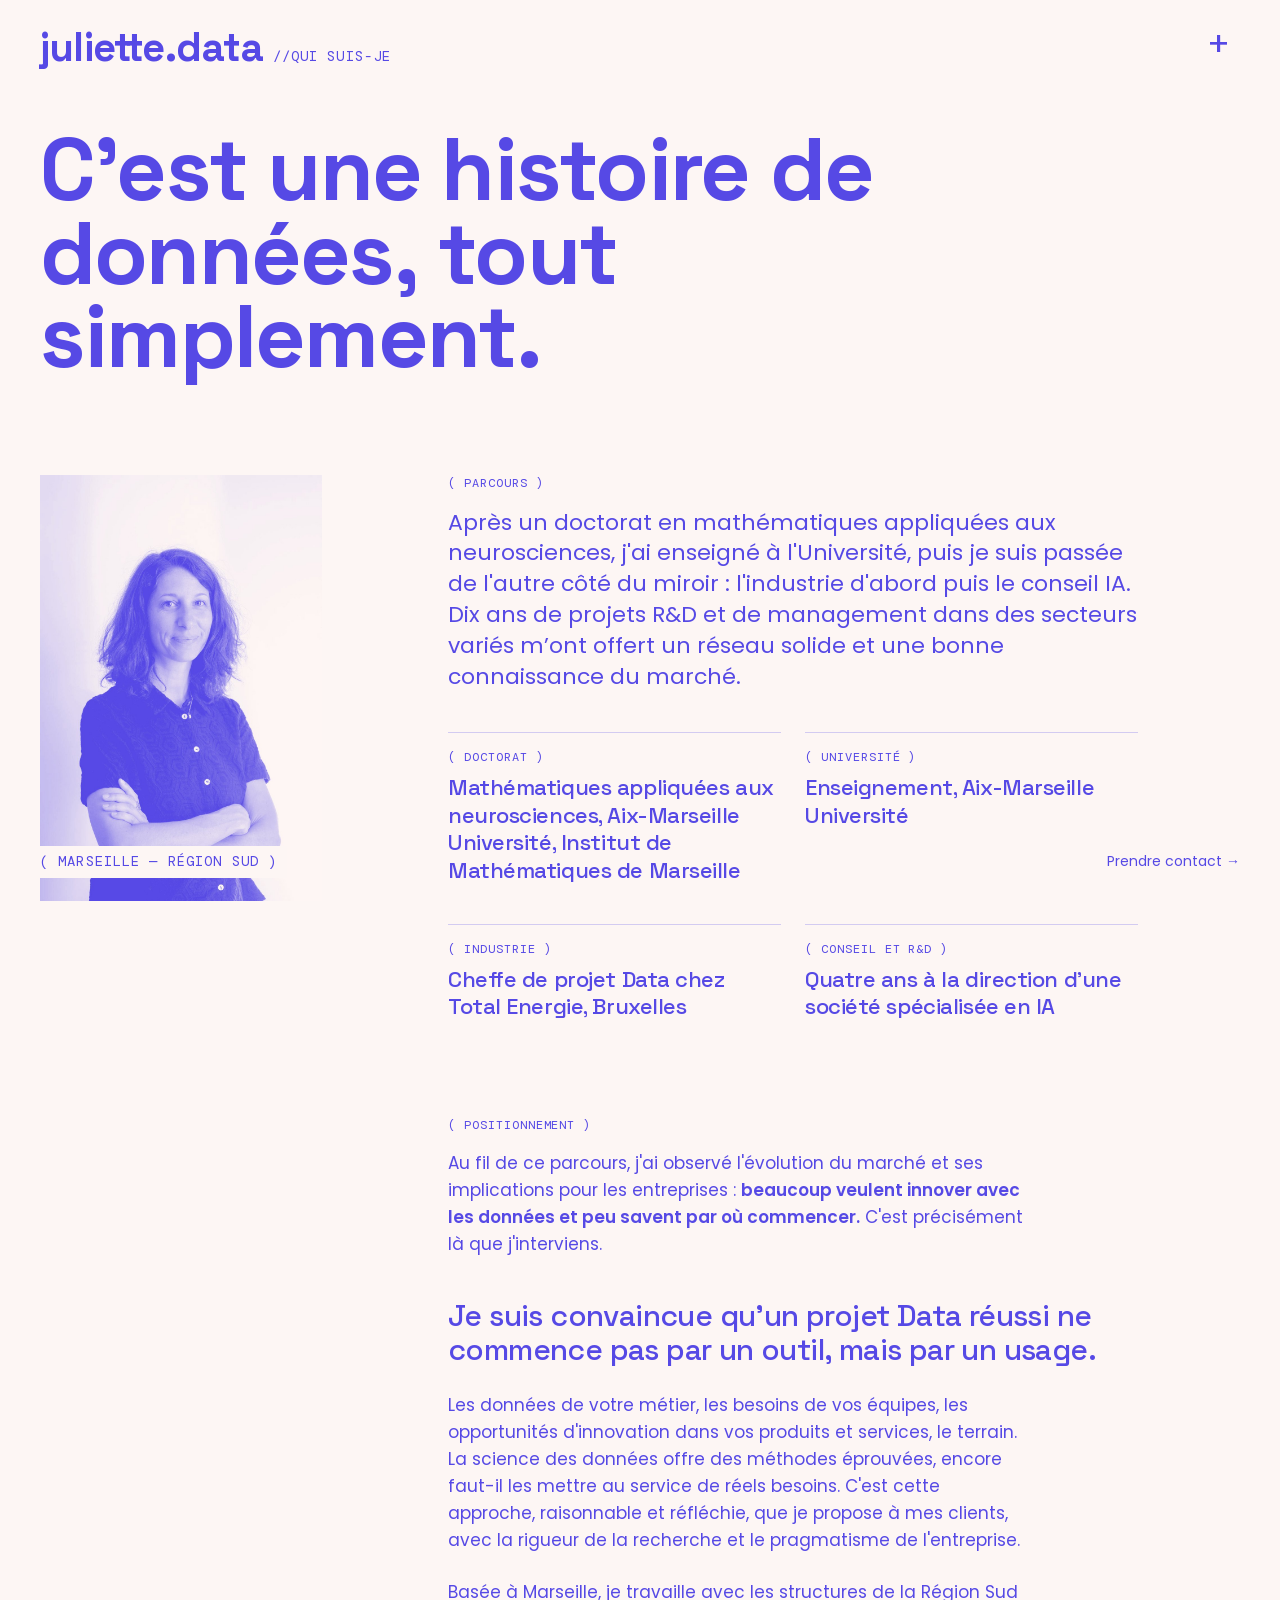
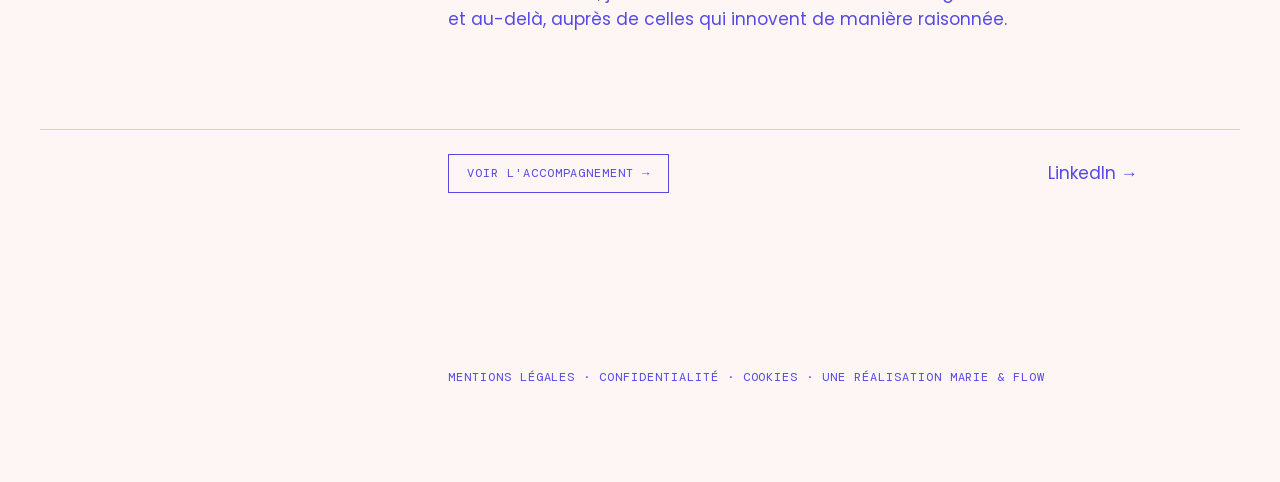
<file: qui-suis-je.html>
<!doctype html>
<html lang="fr">
<head>
<meta charset="utf-8">
<meta name="viewport" content="width=device-width, initial-scale=1">
<title>Qui suis-je — juliette.data</title>
<meta name="description" content="Docteure en mathématiques appliquées, dix ans de projets R&amp;D et de management Data-IA, basée à Marseille : le parcours et le positionnement de Juliette Spinnato.">
<meta property="og:title" content="Qui suis-je — juliette.data">
<meta property="og:description" content="Docteure en mathématiques appliquées, dix ans de projets R&amp;D et de management Data-IA, basée à Marseille : le parcours et le positionnement de Juliette Spinnato.">
<meta property="og:type" content="website">
<link rel="canonical" href="https://juliettedata.fr/qui-suis-je.html">
<meta property="og:url" content="https://juliettedata.fr/qui-suis-je.html">
<meta property="og:site_name" content="juliette.data">
<meta property="og:locale" content="fr_FR">
<link rel="icon" href="favicon.svg" type="image/svg+xml">
<link rel="stylesheet" href="styles.css">
</head>
<body>
<header>
<p class="coin hg"><a class="nom" href="./">juliette<span class="pt">.</span>data</a><span class="titre-page">//QUI SUIS-JE</span></p>
<p class="coin hd"><button class="plus" type="button" aria-label="Menu" aria-expanded="false" aria-controls="menu">+</button></p>
<nav aria-label="Pages du site"><ul class="menu" id="menu">
<li><a href="./">Accueil</a></li>
<li class="actif"><a href="qui-suis-je.html" aria-current="page">Qui suis-je</a></li>
<li><a href="accompagnement.html">Accompagnement</a></li>
<li><a href="formations.html">Formations</a></li>
<li><a href="references.html">Références</a></li>
<li><a href="contact.html">Contact</a></li>
</ul></nav>
</header>
<main>
<div class="page">
<h1 class="sans affiche mots titre" style="max-width:12em"><span style="--i:0">C'est</span> <span style="--i:1">une</span> <span style="--i:2">histoire</span> <span style="--i:3">de</span> <span style="--i:4">données,</span> <span style="--i:5">tout</span> <span style="--i:6">simplement<span class="pt">.</span></span></h1>
<div class="grille section">
<div class="photo"><img src="images/juliette.jpg" width="1000" height="1510" loading="lazy" alt="Juliette Spinnato, portrait en bichromie violette" style="width:100%;height:auto;display:block"></div>
<div class="d3">
<p class="mono et">( Parcours )</p>
<p class="chapo">Après un doctorat en mathématiques appliquées aux neurosciences, j'ai enseigné à l'Université, puis je suis passée de l'autre côté du miroir : l'industrie d'abord puis le conseil IA. Dix ans de projets R&amp;D et de management dans des secteurs variés m’ont offert un réseau solide et une bonne connaissance du marché.</p>
<div class="deux" style="margin-top:40px">
<div class="filet" style="padding-top:16px"><p class="mono">( Doctorat )</p><p class="sans t3" style="margin-top:8px">Mathématiques appliquées aux neurosciences, Aix-Marseille Université, Institut de Mathématiques de Marseille</p></div>
<div class="filet" style="padding-top:16px"><p class="mono">( Université )</p><p class="sans t3" style="margin-top:8px">Enseignement, Aix-Marseille Université</p></div>
<div class="filet" style="padding-top:16px"><p class="mono">( Industrie )</p><p class="sans t3" style="margin-top:8px">Cheffe de projet Data chez Total Energie, Bruxelles</p></div>
<div class="filet" style="padding-top:16px"><p class="mono">( Conseil et R&amp;D )</p><p class="sans t3" style="margin-top:8px">Quatre ans à la direction d'une société spécialisée en IA</p></div>
</div>
</div>
</div>
<div class="grille section">
<div class="d3">
<p class="mono et">( Positionnement )</p>
<p class="corps">Au fil de ce parcours, j'ai observé l'évolution du marché et ses implications pour les entreprises : <strong>beaucoup veulent innover avec les données et peu savent par où commencer.</strong> C'est précisément là que j'interviens.</p>
<p class="sans t2 titre" style="margin-top:40px">Je suis convaincue qu'un projet Data réussi ne commence pas par un outil, mais par un usage<span class="pt">.</span></p>
<p class="corps" style="margin-top:24px">Les données de votre métier, les besoins de vos équipes, les opportunités d'innovation dans vos produits et services, le terrain. La science des données offre des méthodes éprouvées, encore faut-il les mettre au service de réels besoins. C'est cette approche, raisonnable et réfléchie, que je propose à mes clients, avec la rigueur de la recherche et le pragmatisme de l'entreprise.</p>
<p class="corps" style="margin-top:24px">Basée à Marseille, je travaille avec les structures de la Région Sud et au-delà, auprès de celles qui innovent de manière raisonnée.</p>
</div>
</div>
<div class="grille section filet" style="padding-top:24px">
<div class="d3 fin"><a class="btn" href="accompagnement.html">Voir l'accompagnement →</a><a class="lien" href="https://www.linkedin.com/in/juliette-spinnato-a22a2292/">LinkedIn →</a></div>
</div>
</div>

</main>
<footer>
<div class="legal"><div class="grille"><p class="d3 mono"><a class="lien" href="mentions-legales.html">Mentions légales</a> · <a class="lien" href="confidentialite.html">Confidentialité</a> · <a class="lien" href="#" data-gestion-cookies>Cookies</a> · <span style="white-space:nowrap">Une réalisation <a class="lien" href="https://marieflow.fr">Marie &amp; Flow</a></span></p></div></div>
<p class="coin bg mono">( Marseille — Région Sud )</p>
<p class="coin bd"><a class="lien" href="contact.html">Prendre contact →</a></p>
</footer>
<script src="site.js" defer></script>
<script src="consent.js" defer></script>
</body>
</html>
</file>
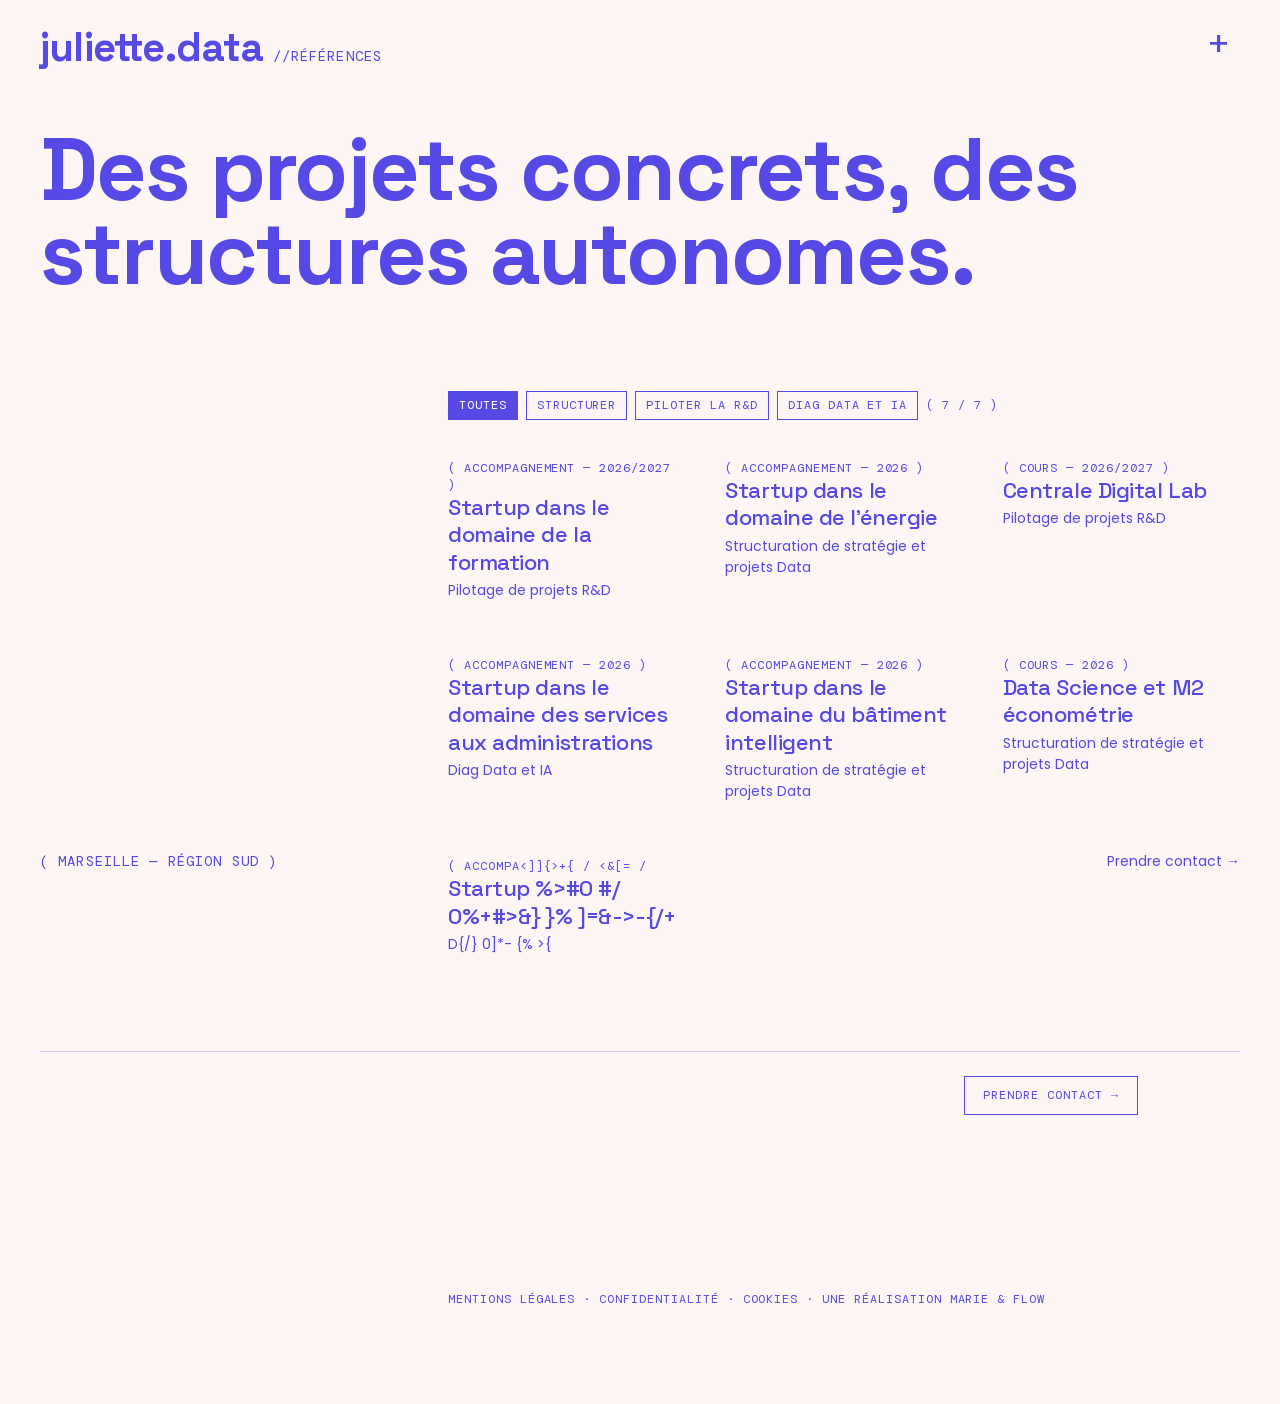
<file: references.html>
<!doctype html>
<html lang="fr">
<head>
<meta charset="utf-8">
<meta name="viewport" content="width=device-width, initial-scale=1">
<title>Références — juliette.data</title>
<meta name="description" content="Missions d&#x27;accompagnement et cours : structuration de stratégie Data, pilotage de projets R&amp;D, Diag Data et IA, pour des start-ups et des écoles.">
<meta property="og:title" content="Références — juliette.data">
<meta property="og:description" content="Missions d&#x27;accompagnement et cours : structuration de stratégie Data, pilotage de projets R&amp;D, Diag Data et IA, pour des start-ups et des écoles.">
<meta property="og:type" content="website">
<link rel="canonical" href="https://juliettedata.fr/references.html">
<meta property="og:url" content="https://juliettedata.fr/references.html">
<meta property="og:site_name" content="juliette.data">
<meta property="og:locale" content="fr_FR">
<link rel="icon" href="favicon.svg" type="image/svg+xml">
<link rel="stylesheet" href="styles.css">
</head>
<body>
<header>
<p class="coin hg"><a class="nom" href="./">juliette<span class="pt">.</span>data</a><span class="titre-page">//RÉFÉRENCES</span></p>
<p class="coin hd"><button class="plus" type="button" aria-label="Menu" aria-expanded="false" aria-controls="menu">+</button></p>
<nav aria-label="Pages du site"><ul class="menu" id="menu">
<li><a href="./">Accueil</a></li>
<li><a href="qui-suis-je.html">Qui suis-je</a></li>
<li><a href="accompagnement.html">Accompagnement</a></li>
<li><a href="formations.html">Formations</a></li>
<li class="actif"><a href="references.html" aria-current="page">Références</a></li>
<li><a href="contact.html">Contact</a></li>
</ul></nav>
</header>
<main>
<div class="page">
<h1 class="sans affiche mots titre"><span style="--i:0">Des</span> <span style="--i:1">projets</span> <span style="--i:2">concrets,</span> <span style="--i:3">des</span> <span style="--i:4">structures</span> <span style="--i:5">autonomes<span class="pt">.</span></span></h1>
<div class="grille section">
<div class="d9 filtres" role="group" aria-label="Trier par domaine">
<button class="filtre actif" type="button" data-d="tous" aria-pressed="true">Toutes</button><button class="filtre" type="button" data-d="structurer" aria-pressed="false">Structurer</button><button class="filtre" type="button" data-d="rd" aria-pressed="false">Piloter la R&amp;D</button><button class="filtre" type="button" data-d="diag" aria-pressed="false">Diag Data et IA</button>
<span class="mono compteur" id="compteur">( 7 / 7 )</span>
</div>
</div>
<div class="grille" style="margin-top:40px">
<div class="d9 grille effet-scramble" id="references">
<article class="carte ref" data-d="rd"><p class="mono" data-texte data-decalage="0.15">( Accompagnement — 2026/2027 )</p><h3 class="sans t3" data-texte>Startup dans le domaine de la formation</h3><p class="domaine" data-texte data-decalage="-0.15">Pilotage de projets R&amp;D</p></article>
<article class="carte ref" data-d="structurer"><p class="mono" data-texte data-decalage="0.15">( Accompagnement — 2026 )</p><h3 class="sans t3" data-texte>Startup dans le domaine de l'énergie</h3><p class="domaine" data-texte data-decalage="-0.15">Structuration de stratégie et projets Data</p></article>
<article class="carte ref" data-d="rd"><p class="mono" data-texte data-decalage="0.15">( Cours — 2026/2027 )</p><h3 class="sans t3" data-texte>Centrale Digital Lab</h3><p class="domaine" data-texte data-decalage="-0.15">Pilotage de projets R&amp;D</p></article>
<article class="carte ref" data-d="diag"><p class="mono" data-texte data-decalage="0.15">( Accompagnement — 2026 )</p><h3 class="sans t3" data-texte>Startup dans le domaine des services aux administrations</h3><p class="domaine" data-texte data-decalage="-0.15">Diag Data et IA</p></article>
<article class="carte ref" data-d="structurer"><p class="mono" data-texte data-decalage="0.15">( Accompagnement — 2026 )</p><h3 class="sans t3" data-texte>Startup dans le domaine du bâtiment intelligent</h3><p class="domaine" data-texte data-decalage="-0.15">Structuration de stratégie et projets Data</p></article>
<article class="carte ref" data-d="structurer"><p class="mono" data-texte data-decalage="0.15">( Cours — 2026 )</p><h3 class="sans t3" data-texte>Data Science et M2 économétrie</h3><p class="domaine" data-texte data-decalage="-0.15">Structuration de stratégie et projets Data</p></article>
<article class="carte ref" data-d="diag"><p class="mono" data-texte data-decalage="0.15">( Accompagnement — 2026 )</p><h3 class="sans t3" data-texte>Startup dans le domaine de l'énergie</h3><p class="domaine" data-texte data-decalage="-0.15">Diag Data et IA</p></article>
</div>
</div>
<div class="grille section filet" style="padding-top:24px">
<div class="d3" style="text-align:right"><a class="btn" href="contact.html">Prendre contact →</a></div>
</div>
</div>

</main>
<footer>
<div class="legal"><div class="grille"><p class="d3 mono"><a class="lien" href="mentions-legales.html">Mentions légales</a> · <a class="lien" href="confidentialite.html">Confidentialité</a> · <a class="lien" href="#" data-gestion-cookies>Cookies</a> · <span style="white-space:nowrap">Une réalisation <a class="lien" href="https://marieflow.fr">Marie &amp; Flow</a></span></p></div></div>
<p class="coin bg mono">( Marseille — Région Sud )</p>
<p class="coin bd"><a class="lien" href="contact.html">Prendre contact →</a></p>
</footer>
<script src="site.js" defer></script>
<script src="consent.js" defer></script>
</body>
</html>
</file>
<file: styles.css>
@font-face{font-family:'Poppins';font-style:normal;font-weight:600;font-display:swap;src:url(fonts/poppins-600-latin-ext.woff2) format('woff2');unicode-range:U+0100-02BA, U+02BD-02C5, U+02C7-02CC, U+02CE-02D7, U+02DD-02FF, U+0304, U+0308, U+0329, U+1D00-1DBF, U+1E00-1E9F, U+1EF2-1EFF, U+2020, U+20A0-20AB, U+20AD-20C4, U+2113, U+2C60-2C7F, U+A720-A7FF}
@font-face{font-family:'Poppins';font-style:normal;font-weight:600;font-display:swap;src:url(fonts/poppins-600-latin.woff2) format('woff2');unicode-range:U+0000-00FF, U+0131, U+0152-0153, U+02BB-02BC, U+02C6, U+02DA, U+02DC, U+0304, U+0308, U+0329, U+2000-206F, U+20AC, U+2122, U+2191, U+2193, U+2212, U+2215, U+FEFF, U+FFFD}
@font-face{font-family:'DM Mono';font-style:normal;font-weight:400;font-display:swap;src:url(fonts/dm-mono-400-latin-ext.woff2) format('woff2');unicode-range:U+0100-02BA, U+02BD-02C5, U+02C7-02CC, U+02CE-02D7, U+02DD-02FF, U+0304, U+0308, U+0329, U+1D00-1DBF, U+1E00-1E9F, U+1EF2-1EFF, U+2020, U+20A0-20AB, U+20AD-20C4, U+2113, U+2C60-2C7F, U+A720-A7FF}
@font-face{font-family:'DM Mono';font-style:normal;font-weight:400;font-display:swap;src:url(fonts/dm-mono-400-latin.woff2) format('woff2');unicode-range:U+0000-00FF, U+0131, U+0152-0153, U+02BB-02BC, U+02C6, U+02DA, U+02DC, U+0304, U+0308, U+0329, U+2000-206F, U+20AC, U+2122, U+2191, U+2193, U+2212, U+2215, U+FEFF, U+FFFD}
@font-face{font-family:'Poppins';font-style:normal;font-weight:400;font-display:swap;src:url(fonts/poppins-400-latin-ext.woff2) format('woff2');unicode-range:U+0100-02BA, U+02BD-02C5, U+02C7-02CC, U+02CE-02D7, U+02DD-02FF, U+0304, U+0308, U+0329, U+1D00-1DBF, U+1E00-1E9F, U+1EF2-1EFF, U+2020, U+20A0-20AB, U+20AD-20C4, U+2113, U+2C60-2C7F, U+A720-A7FF}
@font-face{font-family:'Poppins';font-style:normal;font-weight:400;font-display:swap;src:url(fonts/poppins-400-latin.woff2) format('woff2');unicode-range:U+0000-00FF, U+0131, U+0152-0153, U+02BB-02BC, U+02C6, U+02DA, U+02DC, U+0304, U+0308, U+0329, U+2000-206F, U+20AC, U+2122, U+2191, U+2193, U+2212, U+2215, U+FEFF, U+FFFD}
@font-face{font-family:'Poppins';font-style:normal;font-weight:500;font-display:swap;src:url(fonts/poppins-500-latin-ext.woff2) format('woff2');unicode-range:U+0100-02BA, U+02BD-02C5, U+02C7-02CC, U+02CE-02D7, U+02DD-02FF, U+0304, U+0308, U+0329, U+1D00-1DBF, U+1E00-1E9F, U+1EF2-1EFF, U+2020, U+20A0-20AB, U+20AD-20C4, U+2113, U+2C60-2C7F, U+A720-A7FF}
@font-face{font-family:'Poppins';font-style:normal;font-weight:500;font-display:swap;src:url(fonts/poppins-500-latin.woff2) format('woff2');unicode-range:U+0000-00FF, U+0131, U+0152-0153, U+02BB-02BC, U+02C6, U+02DA, U+02DC, U+0304, U+0308, U+0329, U+2000-206F, U+20AC, U+2122, U+2191, U+2193, U+2212, U+2215, U+FEFF, U+FFFD}
@font-face{font-family:'Space Grotesk';font-style:normal;font-weight:500;font-display:swap;src:url(fonts/space-grotesk-500-latin-ext.woff2) format('woff2');unicode-range:U+0100-02BA, U+02BD-02C5, U+02C7-02CC, U+02CE-02D7, U+02DD-02FF, U+0304, U+0308, U+0329, U+1D00-1DBF, U+1E00-1E9F, U+1EF2-1EFF, U+2020, U+20A0-20AB, U+20AD-20C4, U+2113, U+2C60-2C7F, U+A720-A7FF}
@font-face{font-family:'Space Grotesk';font-style:normal;font-weight:500;font-display:swap;src:url(fonts/space-grotesk-500-latin.woff2) format('woff2');unicode-range:U+0000-00FF, U+0131, U+0152-0153, U+02BB-02BC, U+02C6, U+02DA, U+02DC, U+0304, U+0308, U+0329, U+2000-206F, U+20AC, U+2122, U+2191, U+2193, U+2212, U+2215, U+FEFF, U+FFFD}
@font-face{font-family:'Space Grotesk';font-style:normal;font-weight:700;font-display:swap;src:url(fonts/space-grotesk-700-latin-ext.woff2) format('woff2');unicode-range:U+0100-02BA, U+02BD-02C5, U+02C7-02CC, U+02CE-02D7, U+02DD-02FF, U+0304, U+0308, U+0329, U+1D00-1DBF, U+1E00-1E9F, U+1EF2-1EFF, U+2020, U+20A0-20AB, U+20AD-20C4, U+2113, U+2C60-2C7F, U+A720-A7FF}
@font-face{font-family:'Space Grotesk';font-style:normal;font-weight:700;font-display:swap;src:url(fonts/space-grotesk-700-latin.woff2) format('woff2');unicode-range:U+0000-00FF, U+0131, U+0152-0153, U+02BB-02BC, U+02C6, U+02DA, U+02DC, U+0304, U+0308, U+0329, U+2000-206F, U+20AC, U+2122, U+2191, U+2193, U+2212, U+2215, U+FEFF, U+FFFD}

body{margin:0;background:#fdf6f4;color:#5649e5;font-family:"Poppins","Helvetica Neue",Arial,sans-serif;font-size:17px;line-height:1.6}
a{color:#5649e5}a:hover{color:#5649e5}
.sans{font-family:"Space Grotesk","Poppins",Arial,sans-serif;font-weight:700;letter-spacing:-.02em}
.mono{font-family:"DM Mono",Menlo,monospace;font-size:12px;line-height:1.4;letter-spacing:.08em;text-transform:uppercase;margin:0}
.affiche{font-size:88px;line-height:.95;margin:0}
.t1{font-size:52px;line-height:1.02;margin:0}
.t2{font-size:30px;line-height:1.15;margin:0;font-weight:500}
.t3{font-size:22px;line-height:1.25;margin:0;font-weight:500}
.chapo{font-size:22px;line-height:1.4;max-width:36em;margin:0}
.corps{max-width:34em;margin:0}
.fort{font-weight:500}
.liste{margin:0;padding:0;list-style:none}
.lien{color:#5649e5;text-decoration:none;background:linear-gradient(currentColor,currentColor) no-repeat 0 100%/0 1px;transition:background-size .2s cubic-bezier(.2,.7,.2,1)}
.lien:hover{background-size:100% 1px}
.btn{display:inline-block;appearance:none;background:none;border:1px solid currentColor;color:#5649e5;font-family:"DM Mono",Menlo,monospace;cursor:pointer;padding:10px 18px;text-decoration:none;font-family:"DM Mono",Menlo,monospace;font-size:12px;line-height:1.4;letter-spacing:.08em;text-transform:uppercase;transition:background-color .2s cubic-bezier(.2,.7,.2,1),color .2s cubic-bezier(.2,.7,.2,1)}
.btn:hover{background:#5649e5;color:#fff}
.btn.inverse{color:#fff;border-color:#fff}
.btn.inverse:hover{background:#fff;color:#5649e5}
.filtre{appearance:none;background:none;border:1px solid #5649e5;color:#5649e5;font-family:"DM Mono",Menlo,monospace;font-size:12px;line-height:1.4;letter-spacing:.08em;text-transform:uppercase;padding:5px 10px;cursor:pointer;transition:background-color .2s cubic-bezier(.2,.7,.2,1),color .2s cubic-bezier(.2,.7,.2,1)}
.filtre:hover{border-color:#5649e5}
.filtre.actif{background:#5649e5;color:#fff}
.coin{position:fixed;z-index:5;font-size:14px;line-height:1.4;margin:0;background:#fdf6f4;padding:6px 10px}
.hg{left:30px;top:22px}.hd{right:30px;top:16px}.bg{left:30px;bottom:22px}.bd{right:30px;bottom:22px}
.nom{font-family:"Space Grotesk","Poppins",Arial,sans-serif;font-weight:700;font-size:40px;letter-spacing:-.02em;color:inherit;text-decoration:none;line-height:1}
.nom.grand{font-size:40px}
.nom .pt,.titre .pt{display:inline-block;transform-origin:50% 75%;transition:transform .2s cubic-bezier(.2,.7,.2,1)}
.nom:hover .pt,.titre:hover .pt{transform:scale(1.3)}
.plus{appearance:none;background:none;border:0;color:inherit;font:400 34px/1 "Poppins",sans-serif;cursor:pointer;padding:0;width:44px;height:44px;transition:transform .2s cubic-bezier(.2,.7,.2,1)}
.plus.ouvert{transform:rotate(45deg)}
.menu{position:fixed;right:30px;top:76px;z-index:5;margin:0;padding:8px 10px 20px 48px;list-style:none;text-align:right;background:#fdf6f4;display:none}
.menu.ouvert{display:block}
.menu li{font-family:"DM Mono",Menlo,monospace;font-size:17px;line-height:2;letter-spacing:.08em;text-transform:uppercase}
.menu a{color:inherit;text-decoration:none;background:linear-gradient(currentColor,currentColor) no-repeat 0 100%/0 1px;transition:background-size .2s cubic-bezier(.2,.7,.2,1)}
.menu a:hover{background-size:100% 1px}
.menu li.actif a::before{content:"( "}.menu li.actif a::after{content:" )"}
.page{box-sizing:border-box;max-width:1360px;margin:0 auto;padding:128px 40px 176px}
.grille{display:grid;grid-template-columns:repeat(12,minmax(0,1fr));column-gap:24px;row-gap:24px}
.d9{grid-column:5/-1}.d4c{grid-column:5/span 5}.d10{grid-column:10/-1}.c3{grid-column:span 3}.c4{grid-column:span 4}.c6{grid-column:span 6}.c8{grid-column:span 8}.c9{grid-column:span 9}.c12{grid-column:1/-1}.d3{grid-column:5/span 7}.d4{grid-column:5/span 8}
.filet{border-top:1px solid #5649e540}
.section{margin-top:96px}
.et{margin-bottom:16px}
.deux{display:grid;grid-template-columns:repeat(2,minmax(0,1fr));gap:40px 24px}
.titre-page{font-family:"DM Mono",Menlo,monospace;font-size:14px;letter-spacing:.08em;text-transform:uppercase;margin-left:9px;vertical-align:baseline}
.coin.hg{display:flex;align-items:baseline;gap:0}
.bloc{margin-top:64px}
.mots > span{display:inline-block;opacity:0;transform:translateY(.4em);animation:monte .7s cubic-bezier(.2,.7,.2,1) forwards;animation-delay:calc(var(--i) * 40ms)}
@keyframes monte{to{opacity:1;transform:none}}
.carte{position:relative;border:1px solid #5649e540;padding:24px;transition:border-color .2s cubic-bezier(.2,.7,.2,1)}
.carte:hover{border-color:#5649e5}
.ref{border:0;padding:0}
.ref:hover{border:0}
.effet-scramble .carte{animation:entre .15s cubic-bezier(.2,.7,.2,1) both;animation-delay:calc(var(--i) * 220ms)}
.effet-scramble .carte *{font-variant-ligatures:none}
@keyframes entre{from{opacity:0;transform:translateY(8px)}}
@keyframes tape{to{clip-path:inset(0 0 0 0)}}
@keyframes fond{to{opacity:1}}
.compteur{font-variant-numeric:tabular-nums}
.plein{background:#5649e5;color:#fff;padding:64px 0;margin-left:calc(50% - 50vw);margin-right:calc(50% - 50vw)}
.plein > .grille{max-width:1360px;margin:0 auto;padding:0 40px;box-sizing:border-box}
.plein .mono,.plein a{color:#fff}
@media (prefers-reduced-motion:reduce){*{animation:none!important;transition:none!important}.mots > span{opacity:1;transform:none}.carte,.carte > *,.carte .tape,.carte .suit{opacity:1!important;clip-path:none!important;transform:none!important;filter:none!important}.effet-trace .carte{border-color:#5649e540;background:none}}
@media (max-width:700px){.affiche{font-size:44px}.t1{font-size:34px}.t2{font-size:24px}.chapo{font-size:19px}.page{padding:120px 16px 96px}.hg{left:6px;top:14px}.hd{right:6px;top:8px}.bg,.bd{display:none}.menu{right:6px;top:64px}.menu li{font-size:16px}.nom.grand{font-size:30px}.c3,.c4,.c6,.c8,.c9,.d3,.d4,.d9,.d4c,.d10{grid-column:1/-1}.deux{grid-template-columns:1fr}.titre-page{display:none}.page{padding-top:96px}.section{margin-top:64px}.bloc{margin-top:40px}.plein{padding:40px 0}.plein > .grille{padding:0 16px}}
.formulaire{display:flex;flex-direction:column;gap:40px;max-width:34em}
.champ{display:flex;flex-direction:column;gap:8px}
.champ label{font-family:"DM Mono",Menlo,monospace;font-size:12px;line-height:1.4;letter-spacing:.08em;text-transform:uppercase}
.champ input,.champ textarea{appearance:none;background:none;border:0;border-bottom:1px solid #5649e540;border-radius:0;color:#5649e5;font-family:"Poppins","Helvetica Neue",Arial,sans-serif;font-size:17px;line-height:1.6;padding:8px 0;outline:none;transition:border-color .2s cubic-bezier(.2,.7,.2,1)}
.champ textarea{min-height:7em;resize:vertical}
.champ input:focus,.champ textarea:focus{border-bottom-color:#5649e5;border-bottom-width:2px;margin-bottom:-1px}
.champ input::placeholder,.champ textarea::placeholder{color:#5649e580}
.coordonnees{display:flex;flex-direction:column;gap:32px}
.coordonnees .mono{margin-bottom:6px}
.coordonnees a,.coordonnees span.v{font-family:"Space Grotesk","Poppins",Arial,sans-serif;font-weight:500;font-size:18px;line-height:1.3;letter-spacing:-.01em}

.sr{position:absolute;width:1px;height:1px;overflow:hidden;clip:rect(0 0 0 0);white-space:nowrap}
.fin{display:flex;justify-content:space-between;align-items:center;flex-wrap:wrap;gap:24px}
.photo{grid-column:1/span 3;align-self:start}
@media (max-width:700px){.photo{grid-column:1/-1;max-width:280px}}
@media (max-width:700px){.effet-scramble{grid-template-columns:1fr!important;row-gap:40px!important}.compteur{margin-left:0!important;width:100%}.menu{padding:8px 10px 16px 24px}}
.carte[hidden]{display:none}
.carte.entre{animation:entre .15s cubic-bezier(.2,.7,.2,1) both;animation-delay:calc(var(--i) * 220ms)}
.filtres{display:flex;gap:8px;flex-wrap:wrap;align-items:center}
.domaine{margin:4px 0 0;font-size:14px;line-height:1.5}
#references{grid-template-columns:repeat(3,minmax(0,1fr));column-gap:40px;row-gap:56px}
.photo img{width:100%;height:auto;display:block}
main{display:block}
@media (max-width:700px){#references{grid-template-columns:1fr;row-gap:40px}}
.legal{max-width:1360px;margin:0 auto;padding:0 40px 96px;box-sizing:border-box}
.legal .mono{margin:0}
@media (max-width:700px){.legal{padding:0 16px 48px}.liens-pied{flex-direction:column;gap:16px!important}}
.consentement{position:fixed;right:30px;bottom:72px;z-index:6;max-width:420px;display:grid;gap:16px;padding:24px;background:#fdf6f4;border:1px solid #5649e5;color:#5649e5;font-size:15px;line-height:1.5}
.consentement p{margin:0}
.consentement__actions{display:flex;flex-wrap:wrap;gap:8px}
.btn--discret{border-color:#5649e540}
@media (max-width:700px){.consentement{left:16px;right:16px;bottom:16px;max-width:none}}

/* Essai : menu plein écran sur mobile */
@media (max-width:700px){
.menu.ouvert{position:fixed;inset:0;z-index:5;padding:120px 16px 40px;text-align:left;display:flex;flex-direction:column;justify-content:center;gap:8px}
.menu.ouvert li{font-size:22px;line-height:1.6}
.coin.hd{z-index:7}.coin.hg{z-index:7}
body.menu-ouvert{overflow:hidden}
}

/* Essai : page Contact inversée (fond violet, texte beige) */
body.inverse{background:#5649e5;color:#fdf6f4}
body.inverse a,body.inverse .coin,body.inverse .plus,body.inverse .nom,body.inverse .menu,body.inverse .filtre{color:#fdf6f4}
body.inverse .coin,body.inverse .menu{background:#5649e5}
body.inverse .filet{border-color:#fdf6f466}
body.inverse .btn{color:#fdf6f4}
body.inverse .btn:hover{background:#fdf6f4;color:#5649e5}
body.inverse .champ input,body.inverse .champ textarea{color:#fdf6f4;border-bottom-color:#fdf6f466}
body.inverse .champ input:focus,body.inverse .champ textarea:focus{border-bottom-color:#fdf6f4}
body.inverse .champ input::placeholder,body.inverse .champ textarea::placeholder{color:#fdf6f4a6}
body.inverse .consentement{background:#5649e5;border-color:#fdf6f4}
body.inverse .btn--discret{border-color:#fdf6f466}

/* Retours Marie du 29/10 : signature centrée, coordonnées décalées sur Contact */
.plein .centre{grid-column:3/span 8;text-align:center}
.plein .centre .t2,.plein .centre .corps,.plein .centre .chapo{margin-left:auto;margin-right:auto}
.coordonnees.decale{padding-left:40px}
@media (max-width:700px){.plein .centre{grid-column:1/-1}.coordonnees.decale{padding-left:0}}
.liens-pied{grid-column:1/-1!important;justify-content:center}
@media (max-width:700px){.liens-pied{align-items:center}}

/* Titres longs (desktop) */
.affiche.long{font-size:72px}
.affiche.moyen{font-size:56px}

/* Retours de Marie du 04/11, mobile uniquement :
   - tous les H1 à la taille de la page Références (44 px), surlignés violet, texte beige
     (fond porté mot par mot : box-decoration-break était mal rendu par certains Safari iOS)
   - accueil : deuxième paragraphe à la taille du premier, en gras */
@media (max-width:700px){
.affiche,.affiche.long,.affiche.moyen{font-size:44px}
h1.affiche{color:#fdf6f4;padding-left:.16em;line-height:1.28}
h1.affiche > span{background:#5649e5;padding:0 .02em .05em;margin-bottom:-.05em;box-shadow:.14em 0 0 #5649e5,-.14em 0 0 #5649e5;line-height:1.28}
body.inverse h1.affiche{color:#5649e5}
body.inverse h1.affiche > span{background:#fdf6f4;box-shadow:.14em 0 0 #fdf6f4,-.14em 0 0 #fdf6f4}
.chapo.second{font-size:17px;line-height:1.6;font-weight:600}
}


/* Retours de Marie du 04/11 (16 h), toutes les versions */
strong{font-weight:600}
.liste.axes li{font-weight:600}
</file>
